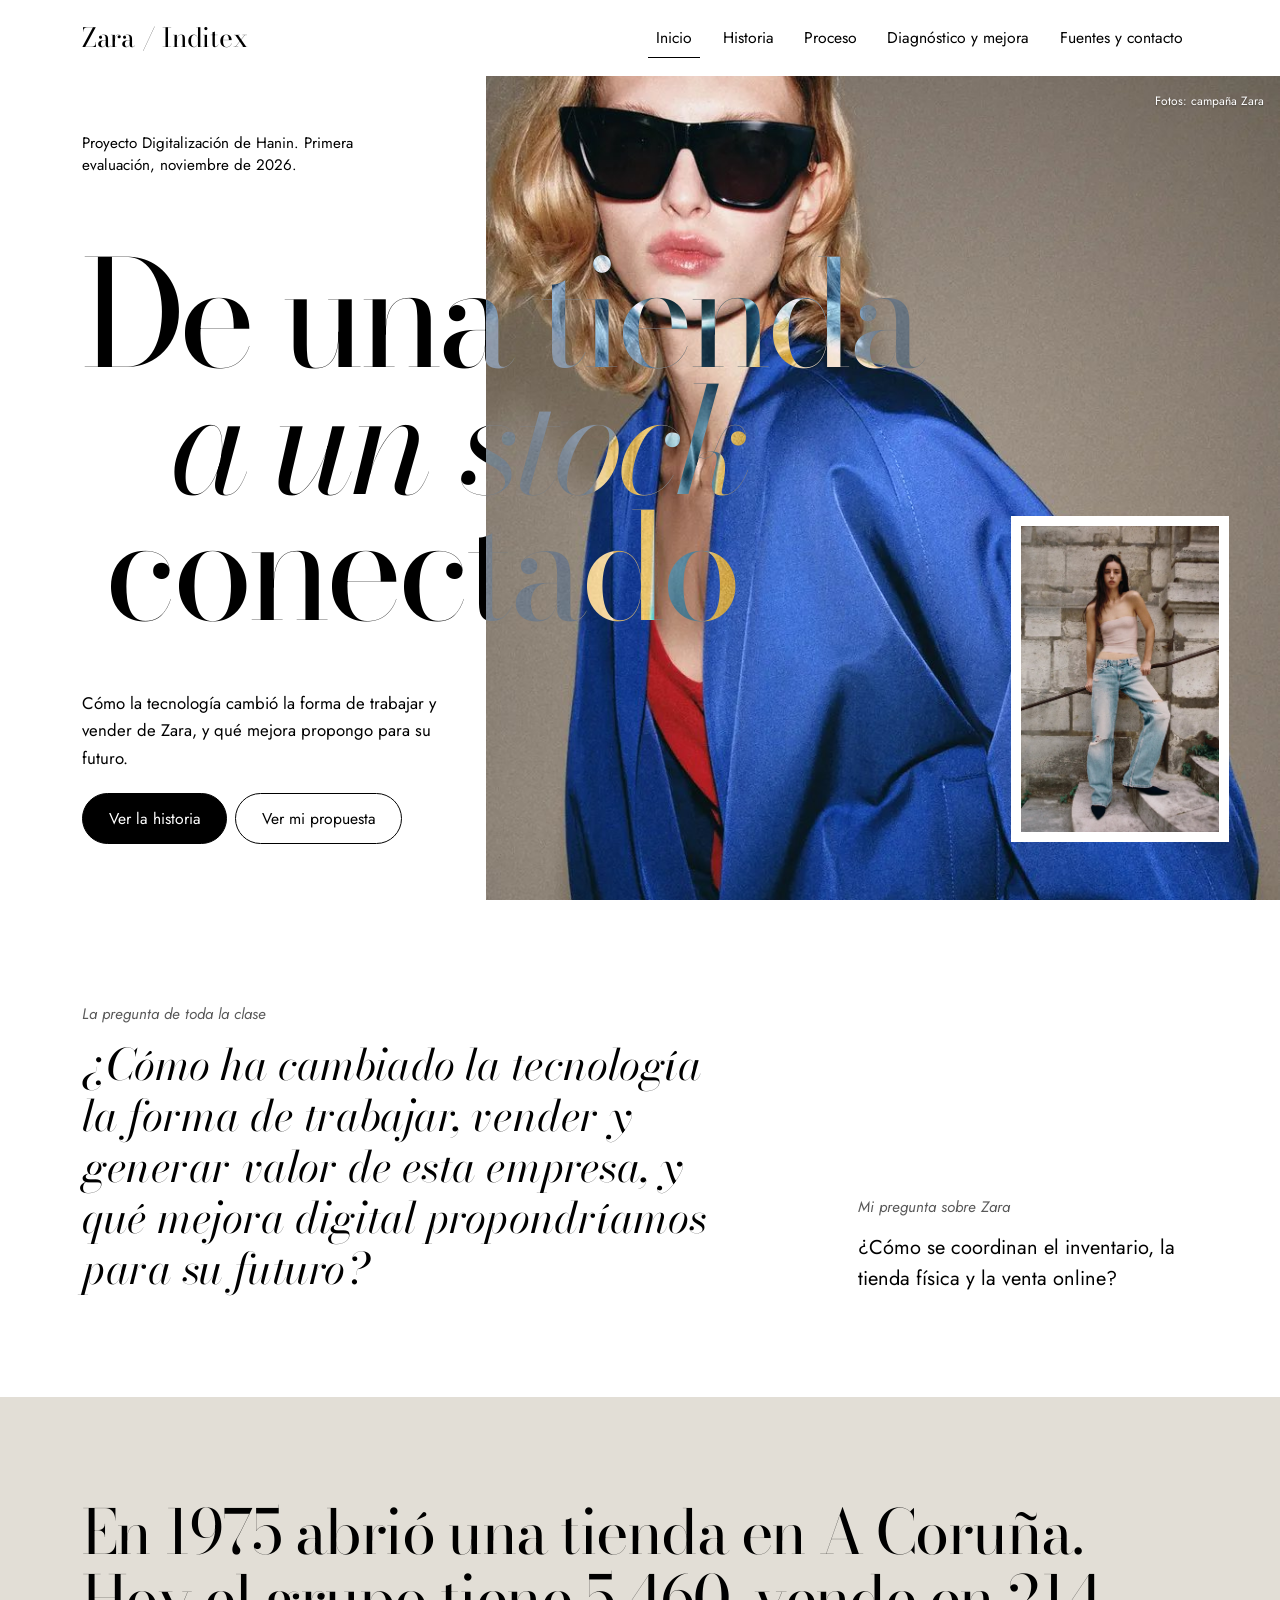
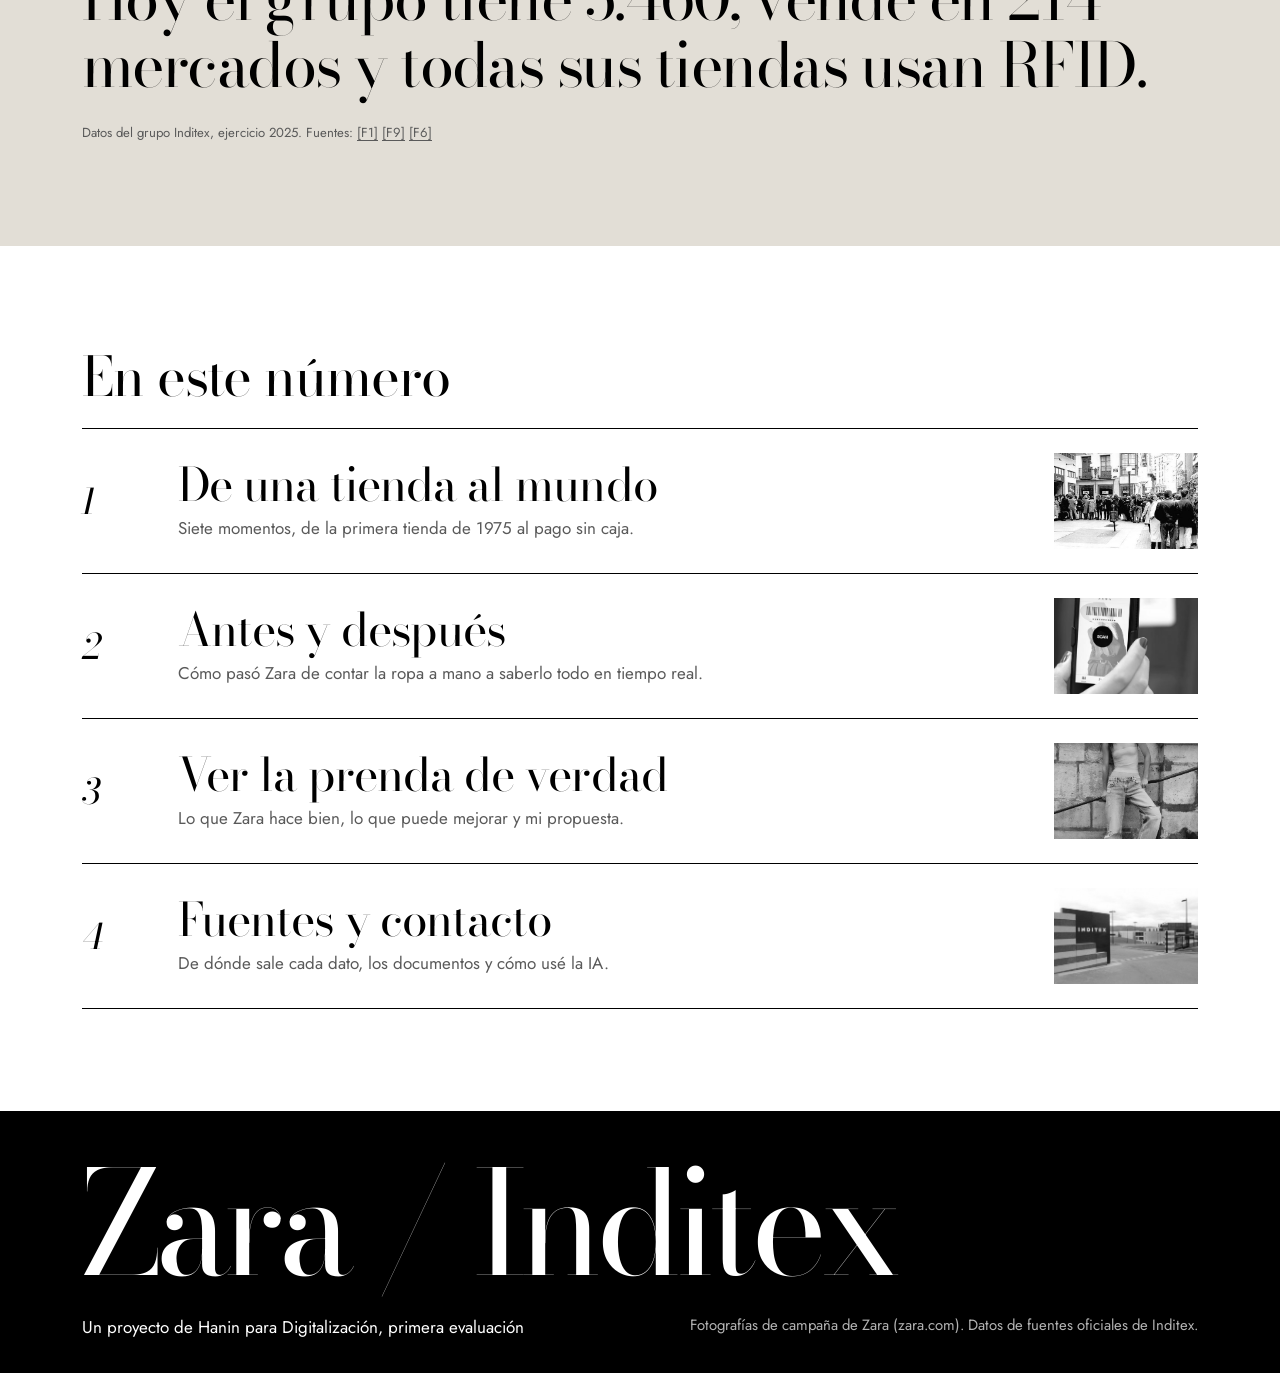
<file: index.html>
<!doctype html>
<html lang="es">
<head>
  <meta charset="utf-8">
  <meta name="viewport" content="width=device-width, initial-scale=1">
  <meta name="description" content="Proyecto de Hanin sobre la evolución digital de Zara / Inditex y una propuesta de mejora.">
  <title>Inicio | Zara / Inditex, un proyecto de Hanin</title>
  <!-- Primero Bootstrap, después las tipografías y los estilos del proyecto. -->
  <link href="https://cdn.jsdelivr.net/npm/bootstrap@5.3.9/dist/css/bootstrap.min.css"
        rel="stylesheet" integrity="sha384-yEPZ7jP9S0QKiUQ0m3jjsO4ProIW7wvR9gXkI7JOGa2XVsw53Yke2bsdkBbjmmiX"
        crossorigin="anonymous">
  <link rel="preconnect" href="https://fonts.googleapis.com">
  <link rel="preconnect" href="https://fonts.gstatic.com" crossorigin>
  <link href="https://fonts.googleapis.com/css2?family=Bodoni+Moda:ital,opsz,wght@0,6..96,400;0,6..96,500;1,6..96,400&family=Jost:wght@400;500&display=swap" rel="stylesheet">
  <link rel="stylesheet" href="css/style.css">
  <script>document.documentElement.classList.add("js");</script>
</head>
<body class="d-flex flex-column min-vh-100">
  <a class="visually-hidden-focusable skip-link" href="#contenido">Saltar al contenido</a>

  <!-- Navegación común. Bootstrap controla el menú plegable en móviles. -->
  <nav class="navbar navbar-expand-lg fixed-top site-nav" aria-label="Navegación principal">
    <div class="container">
      <a class="navbar-brand brand" href="index.html">Zara / Inditex</a>
      <button class="navbar-toggler" type="button" data-bs-toggle="collapse"
              data-bs-target="#menuPrincipal" aria-controls="menuPrincipal"
              aria-expanded="false" aria-label="Mostrar u ocultar la navegación">
        <span class="navbar-toggler-icon"></span>
      </button>
      <div class="collapse navbar-collapse" id="menuPrincipal">
        <ul class="navbar-nav ms-auto">
          <li class="nav-item"><a class="nav-link active" href="index.html" aria-current="page">Inicio</a></li>
          <li class="nav-item"><a class="nav-link" href="historia.html">Historia</a></li>
          <li class="nav-item"><a class="nav-link" href="proceso.html">Proceso</a></li>
          <li class="nav-item"><a class="nav-link" href="diagnostico.html">Diagnóstico y mejora</a></li>
          <li class="nav-item"><a class="nav-link" href="contacto.html">Fuentes y contacto</a></li>
        </ul>
      </div>
    </div>
  </nav>

  <main id="contenido" tabindex="-1">
    <!-- Portada tipo revista: el título se invierte al pasar sobre la foto. -->
    <section class="cover" aria-labelledby="titulo-inicio">
      <figure class="cover-photo">
        <img src="img/campana-chaqueta.jpg" width="850" height="1275"
             alt="Modelo con gafas de sol y una chaqueta azul cobalto amplia, foto de campaña de Zara">
      </figure>
      <figure class="cover-inset">
        <img src="img/campana-vaqueros.jpg" width="850" height="1275"
             alt="Modelo con top rosa y vaqueros anchos en unas escaleras de piedra, foto de campaña de Zara">
      </figure>
      <span class="cover-credit">Fotos: campaña Zara</span>
      <div class="container cover-content">
        <p class="cover-issue">Proyecto Digitalización de Hanin. Primera evaluación, noviembre de 2026.</p>
        <h1 id="titulo-inicio" class="cover-title">
          <span class="line">De una tienda</span>
          <span class="line">a un stock</span>
          <span class="line">conectado</span>
        </h1>
        <div class="cover-foot">
          <p>Cómo la tecnología cambió la forma de trabajar y vender de Zara, y qué mejora propongo para su futuro.</p>
          <div class="d-flex flex-wrap gap-2">
            <a class="btn btn-accent" href="historia.html">Ver la historia</a>
            <a class="btn btn-outline" href="diagnostico.html">Ver mi propuesta</a>
          </div>
        </div>
      </div>
    </section>

    <!-- Las dos preguntas del proyecto. -->
    <section class="section-space" aria-labelledby="titulo-preguntas">
      <div class="container">
        <h2 id="titulo-preguntas" class="visually-hidden">Preguntas del proyecto</h2>
        <div class="row g-5">
          <div class="col-lg-7">
            <p class="kicker">La pregunta de toda la clase</p>
            <p class="quote mb-0">¿Cómo ha cambiado la tecnología la forma de trabajar, vender y generar valor de esta empresa,
              y qué mejora digital propondríamos para su futuro?</p>
          </div>
          <div class="col-lg-4 offset-lg-1 align-self-end">
            <p class="kicker">Mi pregunta sobre Zara</p>
            <p class="intro mb-0">¿Cómo se coordinan el inventario, la tienda física y la venta online?</p>
          </div>
        </div>
      </div>
    </section>

    <!-- Las cifras, contadas como una frase. -->
    <section class="section-space band-stone" aria-labelledby="titulo-cifras">
      <div class="container">
        <h2 id="titulo-cifras" class="visually-hidden">Zara en cifras</h2>
        <p class="statement">En 1975 abrió una tienda en A Coruña. Hoy el grupo tiene 5.460, vende en 214 mercados
          y todas sus tiendas usan RFID.</p>
        <p class="src mt-4 mb-0">Datos del grupo Inditex, ejercicio 2025. Fuentes: <a href="https://www.inditex.com/es/quienes-somos/nuestra-historia" target="_blank" rel="noopener" title="Inditex – Nuestra historia (web corporativa)">[F1]</a> <a href="https://www.inditex.com/itxcomweb/api/media/1da2c9d1-dbca-49fb-9563-982a8a27fae6/INDITEXFullYear2025.pdf" target="_blank" rel="noopener" title="Inditex – FY2025 Results (1 feb 2025 – 31 ene 2026), PDF oficial">[F9]</a> <a href="https://www.inditex.com/itxcomweb/us/es/prensa/detalle-noticias/586b577b-077a-49f2-8fff-f6065aa34468/inditex-logra-superar-los-1100-millones-de-euros-de-beneficio" target="_blank" rel="noopener" title="Inditex – Resultados del ejercicio 2020: «Inditex logra superar los 1.100 millones de euros de beneficio»">[F6]</a></p>
      </div>
    </section>

    <!-- Índice de la web, como el sumario de una revista. -->
    <section class="section-space" aria-labelledby="titulo-numero">
      <div class="container">
        <h2 id="titulo-numero" class="section-title">En este número</h2>
        <ol class="issue-list">
          <li>
            <a href="historia.html">
              <span class="issue-num">1</span>
              <span><span class="issue-name">De una tienda al mundo</span><span class="issue-desc">Siete momentos, de la primera tienda de 1975 al pago sin caja.</span></span>
              <img src="img/tienda-antigua.jpg" alt="" loading="lazy">
            </a>
          </li>
          <li>
            <a href="proceso.html">
              <span class="issue-num">2</span>
              <span><span class="issue-name">Antes y después</span><span class="issue-desc">Cómo pasó Zara de contar la ropa a mano a saberlo todo en tiempo real.</span></span>
              <img src="img/app-zara.jpg" alt="" loading="lazy">
            </a>
          </li>
          <li>
            <a href="diagnostico.html">
              <span class="issue-num">3</span>
              <span><span class="issue-name">Ver la prenda de verdad</span><span class="issue-desc">Lo que Zara hace bien, lo que puede mejorar y mi propuesta.</span></span>
              <img src="img/campana-vaqueros.jpg" alt="" loading="lazy">
            </a>
          </li>
          <li>
            <a href="contacto.html">
              <span class="issue-num">4</span>
              <span><span class="issue-name">Fuentes y contacto</span><span class="issue-desc">De dónde sale cada dato, los documentos y cómo usé la IA.</span></span>
              <img src="img/sede-arteixo.jpg" alt="" loading="lazy">
            </a>
          </li>
        </ol>
      </div>
    </section>
  </main>

  <!-- Pie común a todas las páginas. -->
  <footer class="site-footer mt-auto">
    <div class="container">
      <p class="footer-mark" aria-hidden="true">Zara / Inditex</p>
      <div class="d-flex flex-wrap justify-content-between gap-2">
        <span>Un proyecto de Hanin para Digitalización, primera evaluación</span>
        <small>Fotografías de campaña de Zara (zara.com). Datos de fuentes oficiales de Inditex.</small>
      </div>
    </div>
  </footer>

  <script src="https://cdn.jsdelivr.net/npm/bootstrap@5.3.9/dist/js/bootstrap.bundle.min.js"
          integrity="sha384-WyOxWvTyr1QaMPfiPJSv76iReVthorl5uWlFtZPyK0IEB0hGzo9y5Bp9mYanr8Bu"
          crossorigin="anonymous"></script>
  <script src="js/animaciones.js"></script>
</body>
</html>
</file>
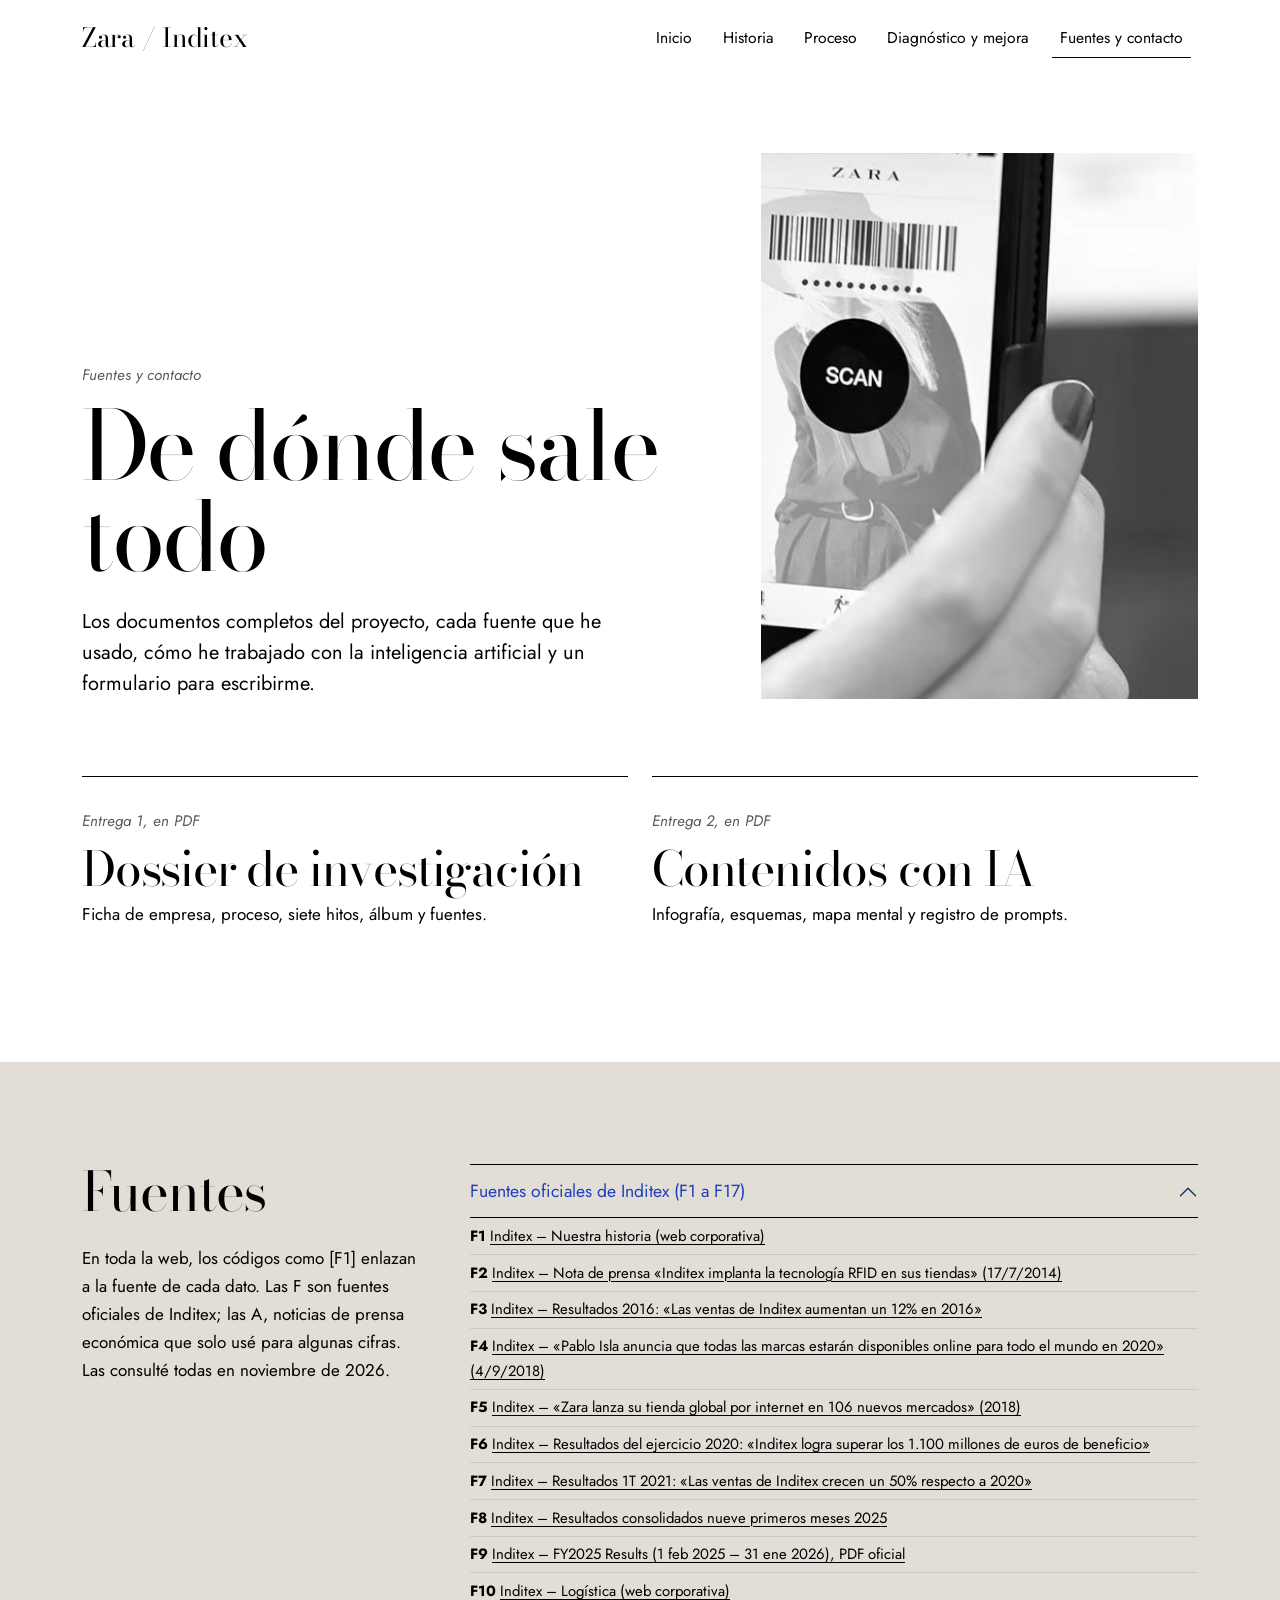
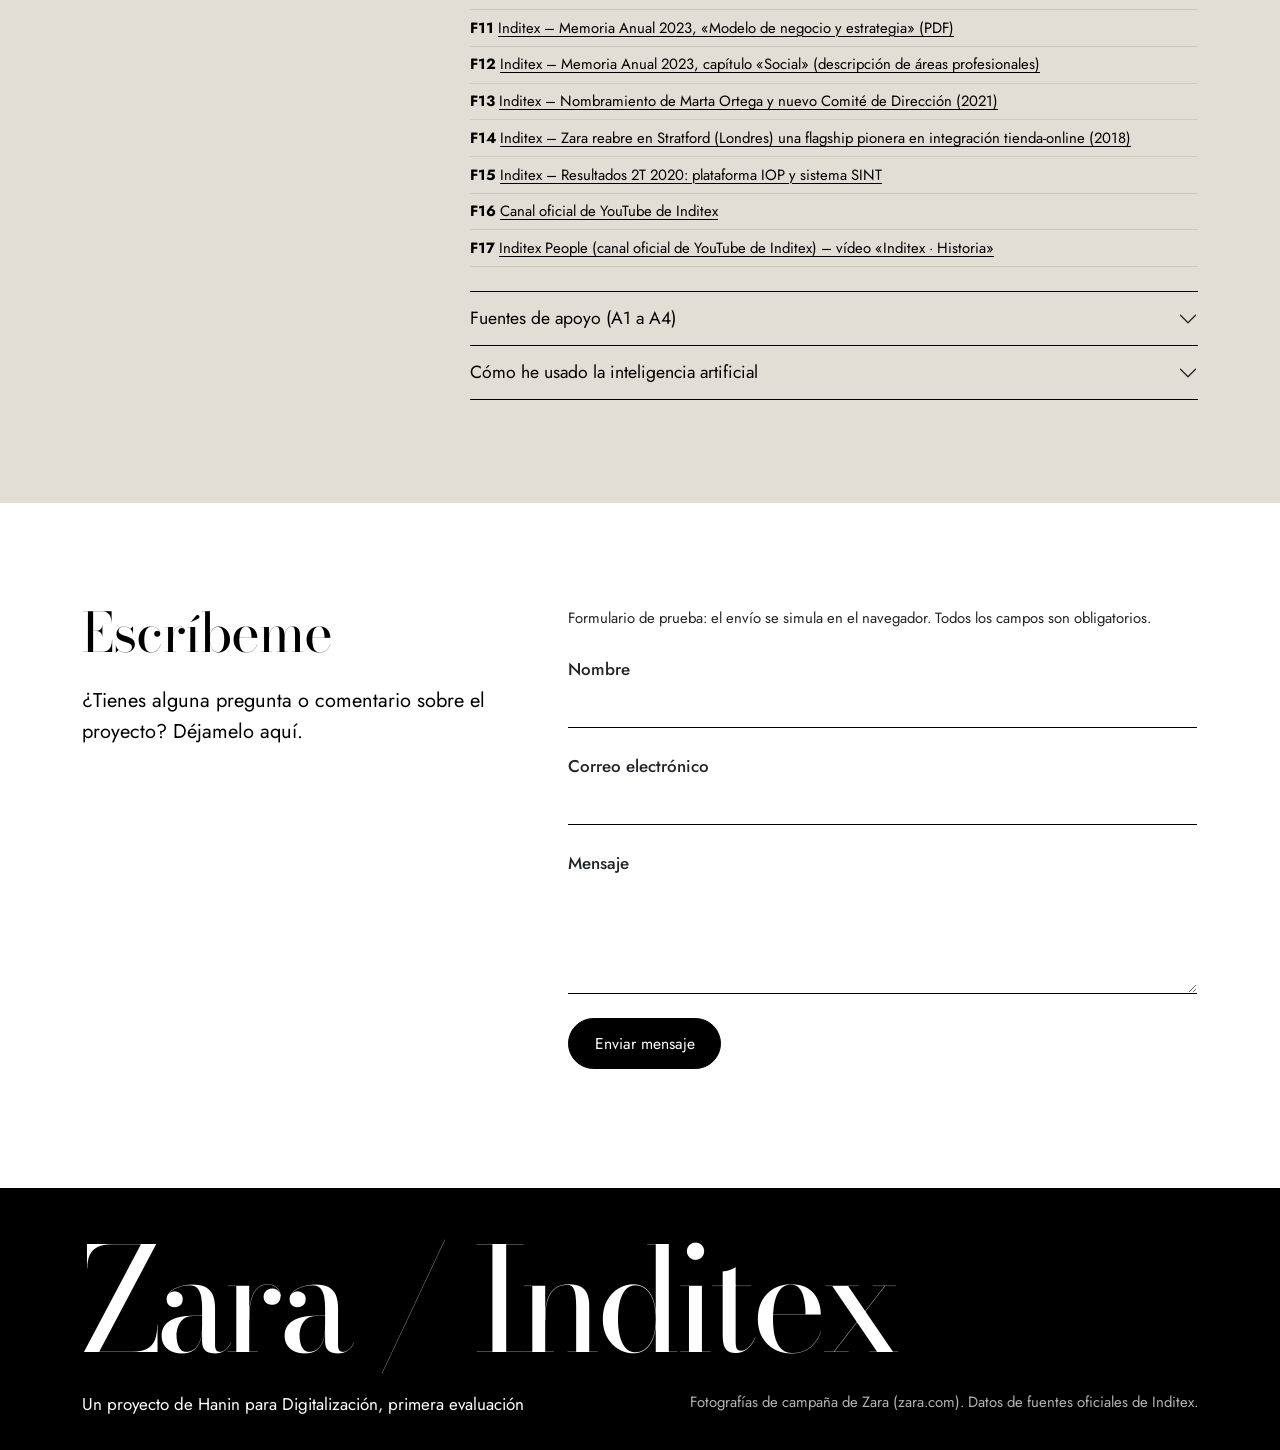
<file: contacto.html>
<!doctype html>
<html lang="es">
<head>
  <meta charset="utf-8">
  <meta name="viewport" content="width=device-width, initial-scale=1">
  <meta name="description" content="Fuentes, documentos, uso de la IA y contacto del proyecto de Hanin sobre Zara / Inditex.">
  <title>Fuentes y contacto | Zara / Inditex, un proyecto de Hanin</title>
  <!-- Primero Bootstrap, después las tipografías y los estilos del proyecto. -->
  <link href="https://cdn.jsdelivr.net/npm/bootstrap@5.3.9/dist/css/bootstrap.min.css"
        rel="stylesheet" integrity="sha384-yEPZ7jP9S0QKiUQ0m3jjsO4ProIW7wvR9gXkI7JOGa2XVsw53Yke2bsdkBbjmmiX"
        crossorigin="anonymous">
  <link rel="preconnect" href="https://fonts.googleapis.com">
  <link rel="preconnect" href="https://fonts.gstatic.com" crossorigin>
  <link href="https://fonts.googleapis.com/css2?family=Bodoni+Moda:ital,opsz,wght@0,6..96,400;0,6..96,500;1,6..96,400&family=Jost:wght@400;500&display=swap" rel="stylesheet">
  <link rel="stylesheet" href="css/style.css">
  <script>document.documentElement.classList.add("js");</script>
</head>
<body class="d-flex flex-column min-vh-100">
  <a class="visually-hidden-focusable skip-link" href="#contenido">Saltar al contenido</a>

  <!-- Navegación común. Bootstrap controla el menú plegable en móviles. -->
  <nav class="navbar navbar-expand-lg fixed-top site-nav" aria-label="Navegación principal">
    <div class="container">
      <a class="navbar-brand brand" href="index.html">Zara / Inditex</a>
      <button class="navbar-toggler" type="button" data-bs-toggle="collapse"
              data-bs-target="#menuPrincipal" aria-controls="menuPrincipal"
              aria-expanded="false" aria-label="Mostrar u ocultar la navegación">
        <span class="navbar-toggler-icon"></span>
      </button>
      <div class="collapse navbar-collapse" id="menuPrincipal">
        <ul class="navbar-nav ms-auto">
          <li class="nav-item"><a class="nav-link" href="index.html">Inicio</a></li>
          <li class="nav-item"><a class="nav-link" href="historia.html">Historia</a></li>
          <li class="nav-item"><a class="nav-link" href="proceso.html">Proceso</a></li>
          <li class="nav-item"><a class="nav-link" href="diagnostico.html">Diagnóstico y mejora</a></li>
          <li class="nav-item"><a class="nav-link active" href="contacto.html" aria-current="page">Fuentes y contacto</a></li>
        </ul>
      </div>
    </div>
  </nav>

  <main id="contenido" tabindex="-1">
    <header class="spread">
      <div class="container">
        <div class="row align-items-end g-4 g-lg-5">
          <div class="col-lg-7">
            <p class="kicker">Fuentes y contacto</p>
            <h1 class="page-title">De dónde sale todo</h1>
            <p class="intro mb-0">Los documentos completos del proyecto, cada fuente que he usado, cómo he trabajado con la inteligencia artificial y un formulario para escribirme.</p>
          </div>
          <div class="col-lg-5">
            <figure class="spread-photo">
              <img src="img/app-zara.jpg" alt="Móvil con la app de Zara escaneando una prenda">
            </figure>
          </div>
        </div>
      </div>
    </header>

    <section class="section-space pt-0" aria-labelledby="titulo-docs">
      <div class="container">
        <h2 id="titulo-docs" class="visually-hidden">Documentos del proyecto</h2>
        <div class="row g-4">
          <div class="col-md-6">
            <a class="doc-link" href="docs/hanin_Inditex.pdf" target="_blank" rel="noopener">
              <span class="kicker d-block">Entrega 1, en PDF</span>
              <span class="display">Dossier de investigación</span>
              <span class="d-block mt-2">Ficha de empresa, proceso, siete hitos, álbum y fuentes.</span>
            </a>
          </div>
          <div class="col-md-6">
            <a class="doc-link" href="docs/hanin_Inditex_Entrega2.pdf" target="_blank" rel="noopener">
              <span class="kicker d-block">Entrega 2, en PDF</span>
              <span class="display">Contenidos con IA</span>
              <span class="d-block mt-2">Infografía, esquemas, mapa mental y registro de prompts.</span>
            </a>
          </div>
        </div>
      </div>
    </section>

    <section class="section-space band-stone" aria-labelledby="titulo-fuentes">
      <div class="container">
        <div class="row g-5">
          <div class="col-lg-4">
            <h2 id="titulo-fuentes" class="section-title">Fuentes</h2>
            <p>En toda la web, los códigos como [F1] enlazan a la fuente de cada dato. Las F son fuentes oficiales de
              Inditex; las A, noticias de prensa económica que solo usé para algunas cifras. Las consulté todas en
              noviembre de 2026.</p>
          </div>
          <div class="col-lg-8">
            <div class="accordion service-accordion" id="acordeonFuentes">
              <div class="accordion-item">
                <h3 class="accordion-header">
                  <button class="accordion-button" type="button" data-bs-toggle="collapse"
                          data-bs-target="#oficiales" aria-expanded="true" aria-controls="oficiales">
                    Fuentes oficiales de Inditex (F1 a F17)
                  </button>
                </h3>
                <div id="oficiales" class="accordion-collapse collapse show" data-bs-parent="#acordeonFuentes">
                  <div class="accordion-body ps-0">
                    <ul class="list-unstyled small mb-0 source-list">
                    <li><strong>F1</strong> <a href="https://www.inditex.com/es/quienes-somos/nuestra-historia" target="_blank" rel="noopener">Inditex – Nuestra historia (web corporativa)</a></li>
                    <li><strong>F2</strong> <a href="https://www.inditex.com/itxcomweb/tf/es/prensa/detalle-noticias/7f71fd36-94ec-45fa-a2e6-6837b63f2903/inditex-implanta-la-tecnologa-rfid-en-sus-tiendas" target="_blank" rel="noopener">Inditex – Nota de prensa «Inditex implanta la tecnología RFID en sus tiendas» (17/7/2014)</a></li>
                    <li><strong>F3</strong> <a href="https://www.inditex.com/itxcomweb/by/es/prensa/detalle-noticias/72c82815-d764-48b2-a0cb-c1d2058d2bdd/las-ventas-de-inditex-aumentan-un-12-en-2016-hasta-23311-millones-de-euros" target="_blank" rel="noopener">Inditex – Resultados 2016: «Las ventas de Inditex aumentan un 12% en 2016»</a></li>
                    <li><strong>F4</strong> <a href="https://www.inditex.com/itxcomweb/es/es/prensa/detalle-noticias/82292174-453e-48af-94ae-d7fee757a597/pablo-isla-anuncia-que-todas-las-marcas-de-inditex-estarn-disponibles-online-para-todo-el-mundo-en-2020" target="_blank" rel="noopener">Inditex – «Pablo Isla anuncia que todas las marcas estarán disponibles online para todo el mundo en 2020» (4/9/2018)</a></li>
                    <li><strong>F5</strong> <a href="https://www.inditex.com/itxcomweb/es/es/prensa/detalle-noticias/e7b40240-7f4b-4141-b273-f5a37741172b/zara-lanza-su-tienda-global-por-internet-en-106-nuevos-mercados" target="_blank" rel="noopener">Inditex – «Zara lanza su tienda global por internet en 106 nuevos mercados» (2018)</a></li>
                    <li><strong>F6</strong> <a href="https://www.inditex.com/itxcomweb/us/es/prensa/detalle-noticias/586b577b-077a-49f2-8fff-f6065aa34468/inditex-logra-superar-los-1100-millones-de-euros-de-beneficio" target="_blank" rel="noopener">Inditex – Resultados del ejercicio 2020: «Inditex logra superar los 1.100 millones de euros de beneficio»</a></li>
                    <li><strong>F7</strong> <a href="https://www.inditex.com/itxcomweb/es/es/prensa/detalle-noticias/db9940f2-7ccb-4909-b3df-6d838bec2f4d/las-ventas-de-inditex-crecen-un-50-respecto-a-2020-y-en-mayo-superan-a-las-de-2019" target="_blank" rel="noopener">Inditex – Resultados 1T 2021: «Las ventas de Inditex crecen un 50% respecto a 2020»</a></li>
                    <li><strong>F8</strong> <a href="https://www.inditex.com/itxcomweb/bq/es/prensa/detalle-noticias/464b3454-3676-469e-8106-2078e38e3435/resultados-consolidados-nueve-primeros-meses-2025" target="_blank" rel="noopener">Inditex – Resultados consolidados nueve primeros meses 2025</a></li>
                    <li><strong>F9</strong> <a href="https://www.inditex.com/itxcomweb/api/media/1da2c9d1-dbca-49fb-9563-982a8a27fae6/INDITEXFullYear2025.pdf" target="_blank" rel="noopener">Inditex – FY2025 Results (1 feb 2025 – 31 ene 2026), PDF oficial</a></li>
                    <li><strong>F10</strong> <a href="https://www.inditex.com/es/un-modelo-sostenible/como-trabajamos/logistica" target="_blank" rel="noopener">Inditex – Logística (web corporativa)</a></li>
                    <li><strong>F11</strong> <a href="https://static.inditex.com/annual_report_2023/es/Estrategia.pdf" target="_blank" rel="noopener">Inditex – Memoria Anual 2023, «Modelo de negocio y estrategia» (PDF)</a></li>
                    <li><strong>F12</strong> <a href="https://static.inditex.com/annual_report_2023/es/Social.pdf" target="_blank" rel="noopener">Inditex – Memoria Anual 2023, capítulo «Social» (descripción de áreas profesionales)</a></li>
                    <li><strong>F13</strong> <a href="https://www.inditex.com/itxcomweb/es/es/prensa/detalle-noticias/82af130d-3711-4a68-99ca-6e56113083e2/el-consejo-de-administracin-de-inditex-acuerda-el-nombramiento-de-marta-ortega-como-presidenta-y-de-scar-garca-maceiras-como-consejero-delegado" target="_blank" rel="noopener">Inditex – Nombramiento de Marta Ortega y nuevo Comité de Dirección (2021)</a></li>
                    <li><strong>F14</strong> <a href="https://www.inditex.com/itxcomweb/us/es/prensa/detalle-noticias/55f79fe7-2529-45d1-827c-d25eec5471f1/notitxstandford" target="_blank" rel="noopener">Inditex – Zara reabre en Stratford (Londres) una flagship pionera en integración tienda-online (2018)</a></li>
                    <li><strong>F15</strong> <a href="https://www.inditex.com/itxcomweb/us/es/prensa/detalle-noticias/329bbe11-50a3-4b1b-b3d4-b052dc3c4d4b/inditex-regresa-a-beneficios-y-genera-734-millones-de-caja-neta-en-el-segundo-trimestre" target="_blank" rel="noopener">Inditex – Resultados 2T 2020: plataforma IOP y sistema SINT</a></li>
                    <li><strong>F16</strong> <a href="https://www.youtube.com/inditex" target="_blank" rel="noopener">Canal oficial de YouTube de Inditex</a></li>
                    <li><strong>F17</strong> <a href="https://youtu.be/nKeW42cGls8" target="_blank" rel="noopener">Inditex People (canal oficial de YouTube de Inditex) – vídeo «Inditex · Historia»</a></li>
                    </ul>
                  </div>
                </div>
              </div>
              <div class="accordion-item">
                <h3 class="accordion-header">
                  <button class="accordion-button collapsed" type="button" data-bs-toggle="collapse"
                          data-bs-target="#apoyo" aria-expanded="false" aria-controls="apoyo">
                    Fuentes de apoyo (A1 a A4)
                  </button>
                </h3>
                <div id="apoyo" class="accordion-collapse collapse" data-bs-parent="#acordeonFuentes">
                  <div class="accordion-body ps-0">
                    <ul class="list-unstyled small mb-0 source-list">
                    <li><strong>A1</strong> <a href="https://www.modaes.com/empresas/inditex-mantiene-su-nuevo-ritmo-crece-un-32-y-gana-un-6-mas-en-2025" target="_blank" rel="noopener">Modaes – Resultados Inditex 2025 (tiendas, aperturas)</a></li>
                    <li><strong>A2</strong> <a href="https://fashionunited.es/noticias/empresas/inditex-cierra-2024-creciendo-a-un-solo-digito-y-alcanzando-nuevos-maximos-historicos-en-ventas-y-beneficios/2025031245311" target="_blank" rel="noopener">FashionUnited – Inditex cierra 2024 (ventas por regiones)</a></li>
                    <li><strong>A3</strong> <a href="https://www.estrategiasdeinversion.com/actualidad/noticias/bolsa-espana/inditex-beneficio-record-de-6220-millones-y-eleva-n-897733" target="_blank" rel="noopener">Estrategias de Inversión – Resultados 2025 (ventas online)</a></li>
                    <li><strong>A4</strong> <a href="https://www.merca2.es/2026/03/16/zara-tiendas-inditex-lefties-2360177/" target="_blank" rel="noopener">Merca2 – Tiendas propias y franquiciadas de Inditex 2025</a></li>
                    </ul>
                  </div>
                </div>
              </div>
              <div class="accordion-item">
                <h3 class="accordion-header">
                  <button class="accordion-button collapsed" type="button" data-bs-toggle="collapse"
                          data-bs-target="#ia" aria-expanded="false" aria-controls="ia">
                    Cómo he usado la inteligencia artificial
                  </button>
                </h3>
                <div id="ia" class="accordion-collapse collapse" data-bs-parent="#acordeonFuentes">
                  <div class="accordion-body ps-0">
                    <p><strong>NotebookLM:</strong> le di mi dossier y tres páginas oficiales de Inditex, y le pedí la línea del
                      tiempo, el esquema antes y después, los departamentos y países, y el mapa mental.</p>
                    <p><strong>Claude:</strong> me ayudó a investigar, a diseñar la infografía y los esquemas, y a montar esta web a
                      partir de la plantilla de clase.</p>
                    <p class="mb-0"><strong>Revisión:</strong> comparé todo con mi dossier. Corregí el hito de 2007 y quité la palabra
                      «únicamente» del esquema antes y después. Los prompts completos están en la Entrega 2.</p>
                  </div>
                </div>
              </div>
            </div>
          </div>
        </div>
      </div>
    </section>

    <section class="contact-section section-space" aria-labelledby="titulo-contacto">
      <div class="container">
        <div class="row g-5">
          <div class="col-lg-5">
            <h2 id="titulo-contacto" class="section-title">Escríbeme</h2>
            <p class="intro mb-0">¿Tienes alguna pregunta o comentario sobre el proyecto? Déjamelo aquí.</p>
          </div>
          <div class="col-lg-7">
            <div class="card contact-card">
              <div class="card-body p-0">
                <p id="aviso-demo" class="small mb-4">
                  Formulario de prueba: el envío se simula en el navegador. Todos los campos son obligatorios.
                </p>

                <!-- El script habilita el formulario tras registrar el envío de prueba. -->
                <form id="formularioContacto" method="post" aria-describedby="aviso-demo">
                  <fieldset disabled>
                    <legend class="visually-hidden">Datos del mensaje</legend>
                    <div class="mb-4">
                      <label class="form-label" for="nombre">Nombre</label>
                      <input class="form-control" type="text" id="nombre" name="nombre"
                             autocomplete="name" pattern=".*\S.*" required>
                    </div>
                    <div class="mb-4">
                      <label class="form-label" for="email">Correo electrónico</label>
                      <input class="form-control" type="email" id="email" name="email"
                             autocomplete="email" required>
                    </div>
                    <div class="mb-4">
                      <label class="form-label" for="mensaje">Mensaje</label>
                      <textarea class="form-control" id="mensaje" name="mensaje" rows="4" required></textarea>
                    </div>
                    <button class="btn btn-accent" type="submit">Enviar mensaje</button>
                  </fieldset>
                  <p id="estadoFormulario" class="mt-3 mb-0" role="status"></p>
                </form>
                <noscript><p class="mt-3 mb-0">Activa JavaScript para probar el formulario.</p></noscript>
              </div>
            </div>
          </div>
        </div>
      </div>
    </section>
  </main>

  <!-- Pie común a todas las páginas. -->
  <footer class="site-footer mt-auto">
    <div class="container">
      <p class="footer-mark" aria-hidden="true">Zara / Inditex</p>
      <div class="d-flex flex-wrap justify-content-between gap-2">
        <span>Un proyecto de Hanin para Digitalización, primera evaluación</span>
        <small>Fotografías de campaña de Zara (zara.com). Datos de fuentes oficiales de Inditex.</small>
      </div>
    </div>
  </footer>

  <script src="https://cdn.jsdelivr.net/npm/bootstrap@5.3.9/dist/js/bootstrap.bundle.min.js"
          integrity="sha384-WyOxWvTyr1QaMPfiPJSv76iReVthorl5uWlFtZPyK0IEB0hGzo9y5Bp9mYanr8Bu"
          crossorigin="anonymous"></script>
  <script src="js/animaciones.js"></script>
  <script src="js/script.js"></script>
</body>
</html>
</file>
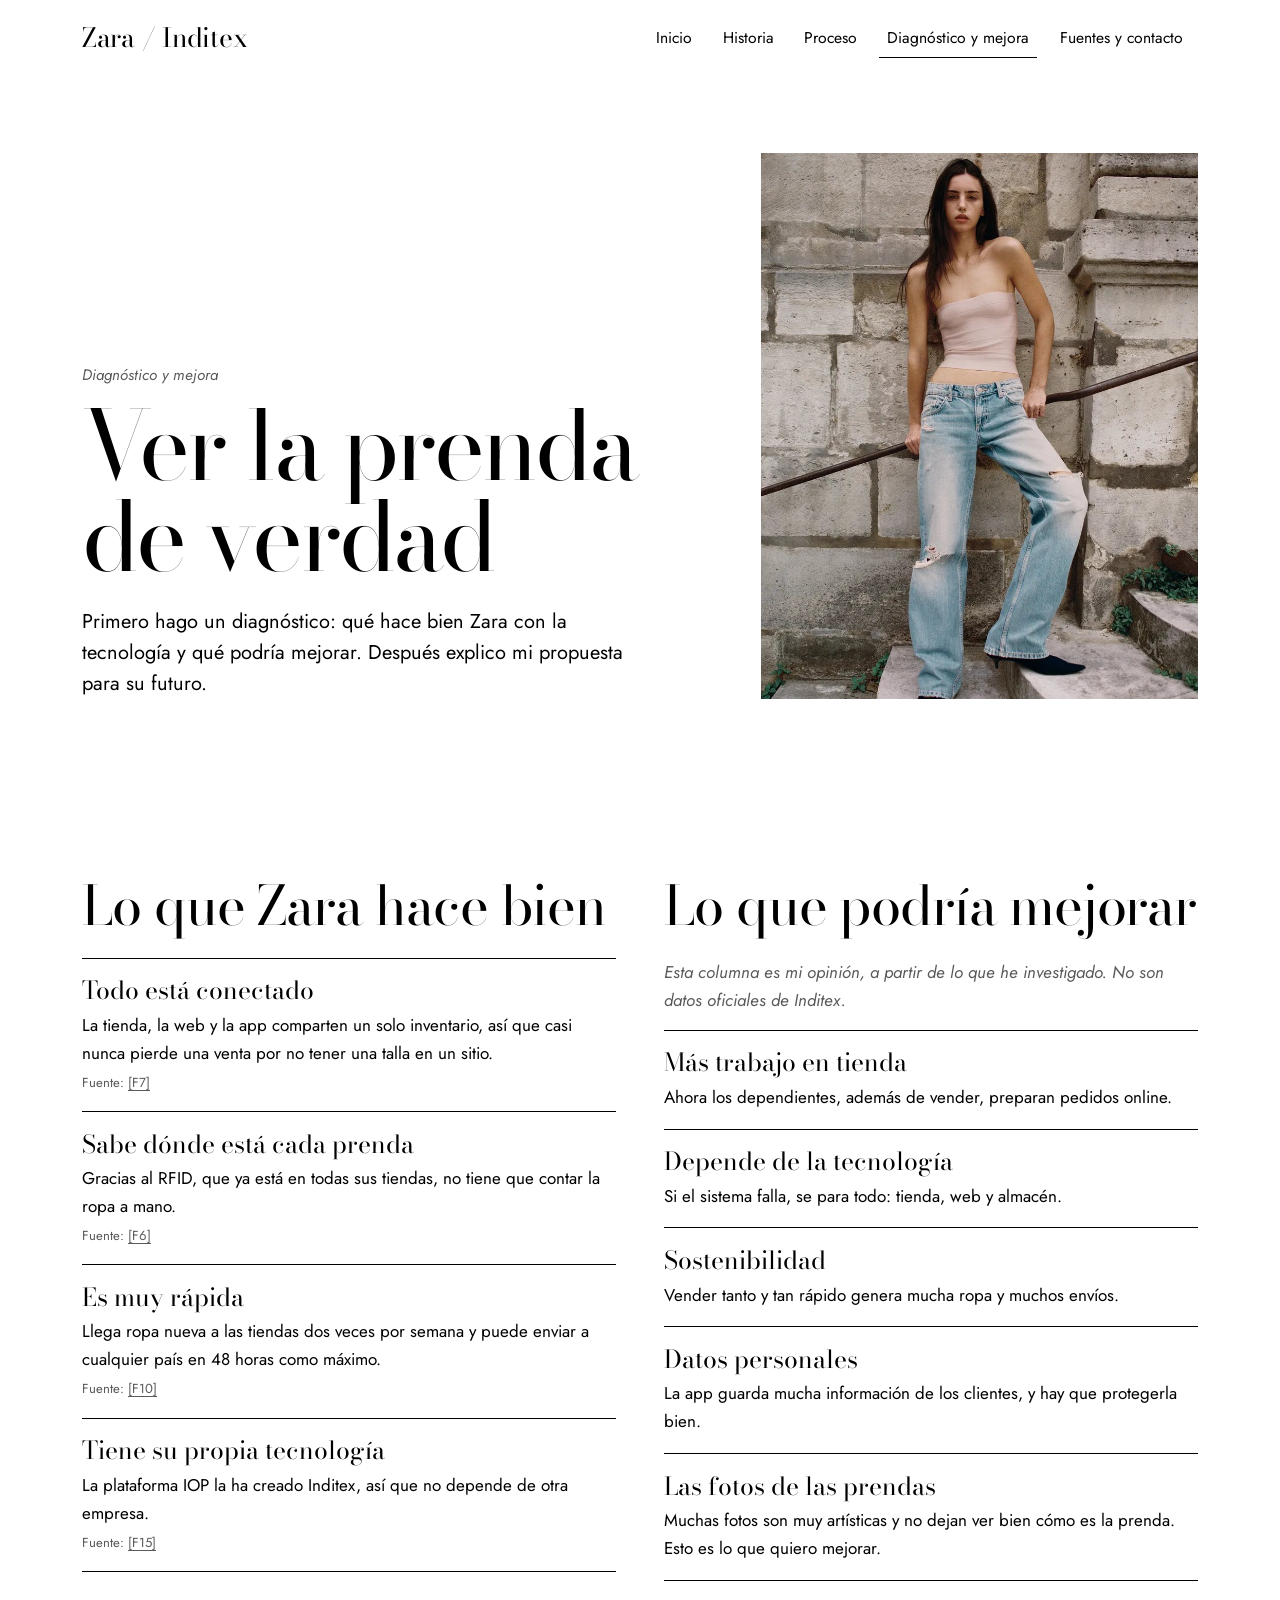
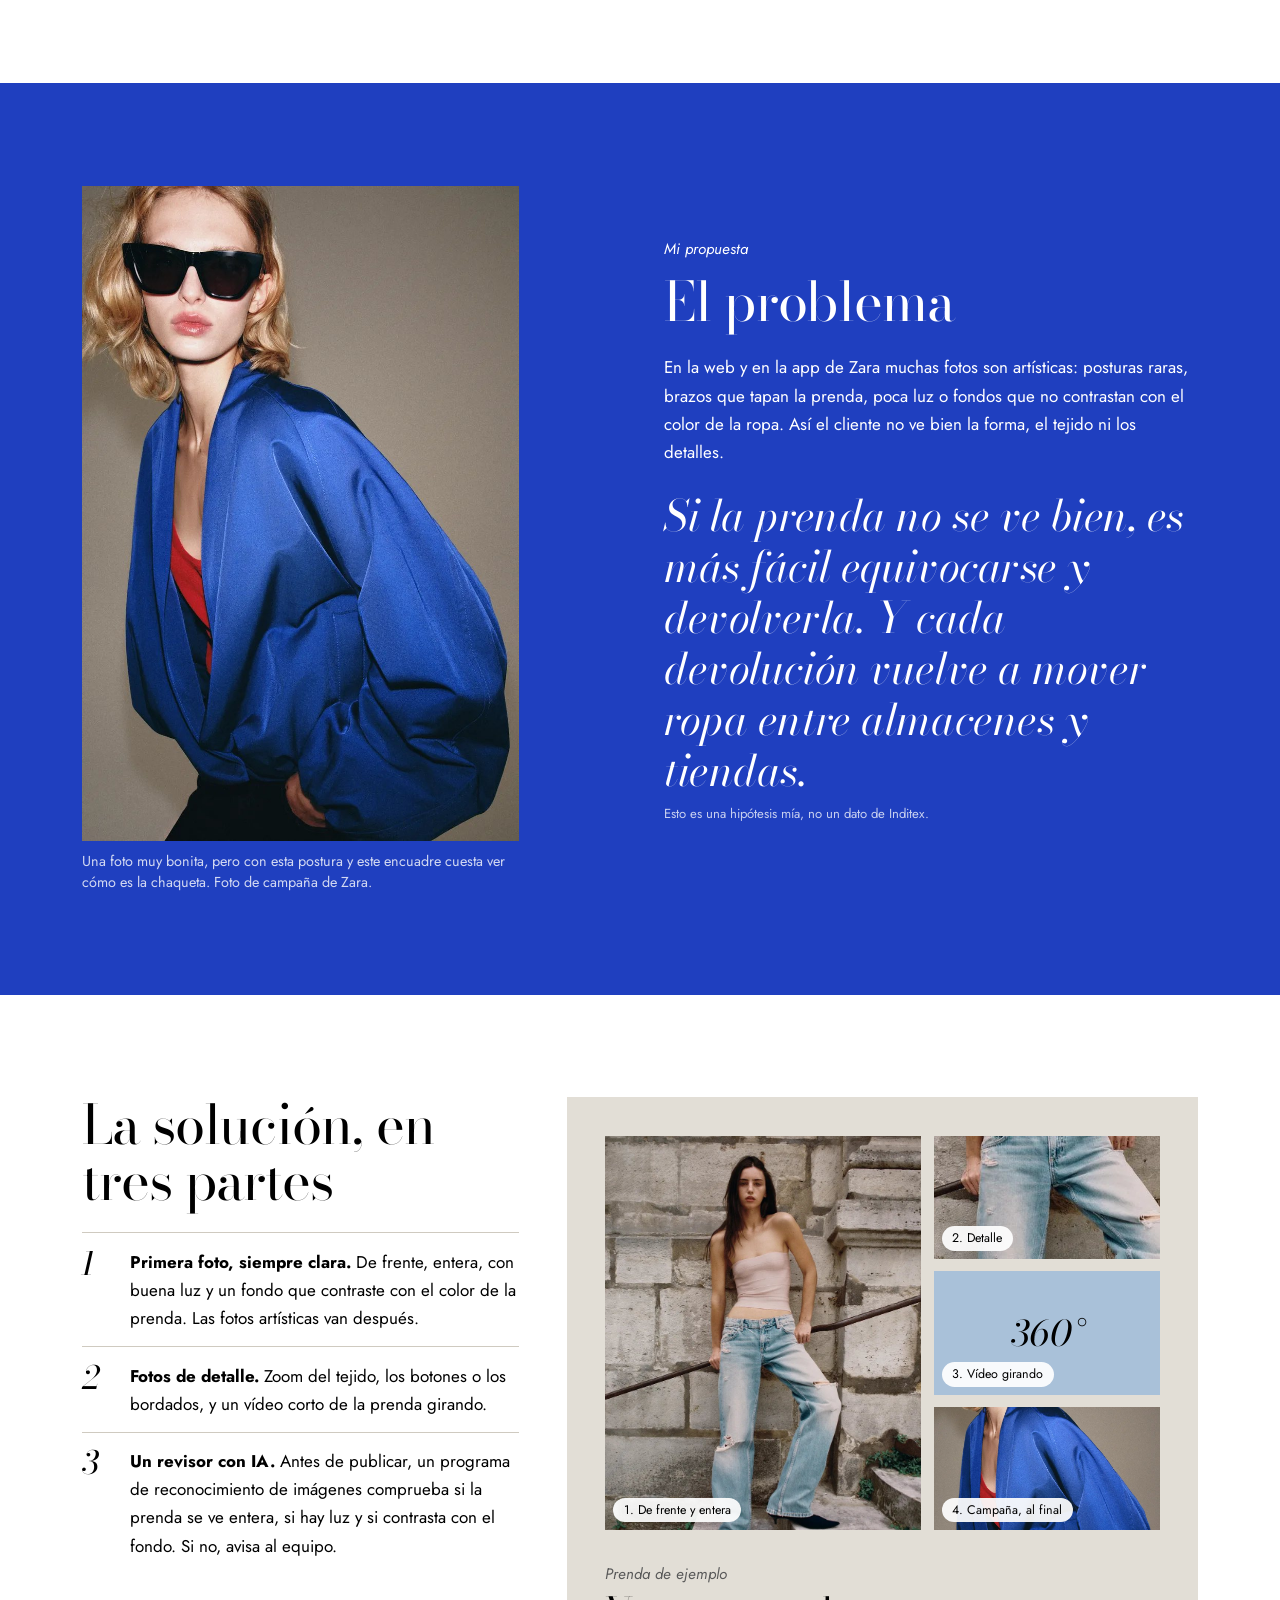
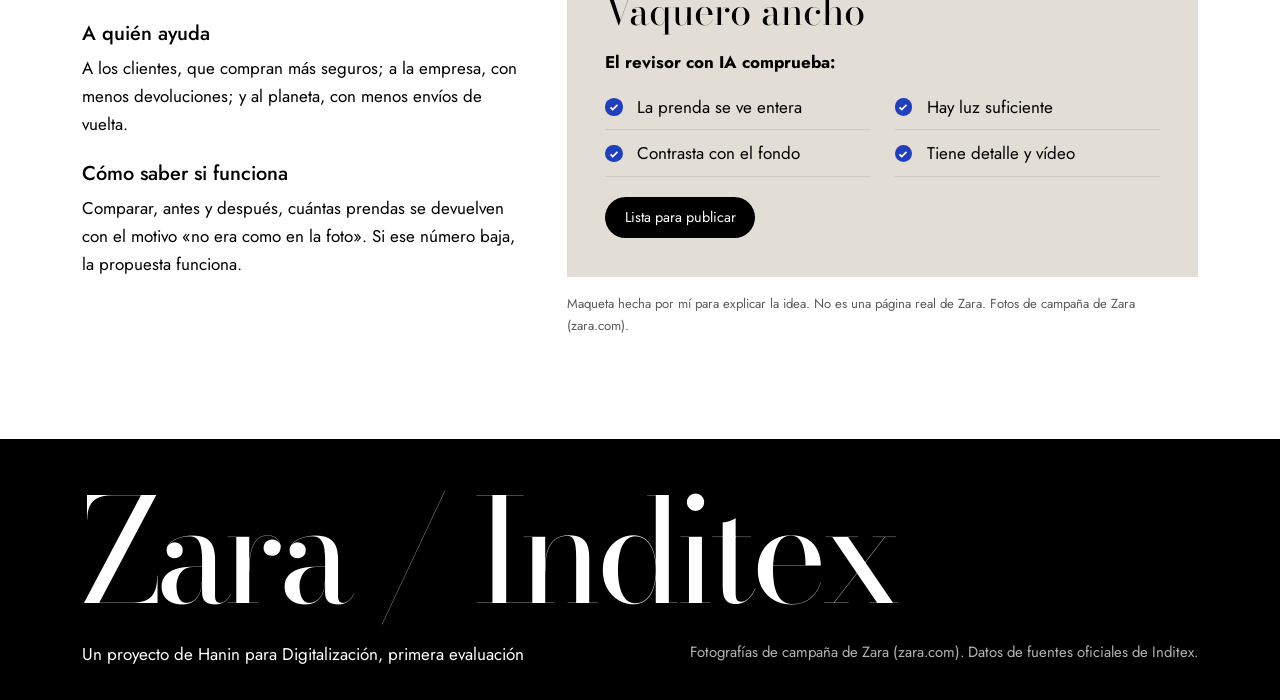
<file: diagnostico.html>
<!doctype html>
<html lang="es">
<head>
  <meta charset="utf-8">
  <meta name="viewport" content="width=device-width, initial-scale=1">
  <meta name="description" content="Diagnóstico de la tecnología de Zara y propuesta de mejora digital para las fotos de producto.">
  <title>Diagnóstico y mejora | Zara / Inditex, un proyecto de Hanin</title>
  <!-- Primero Bootstrap, después las tipografías y los estilos del proyecto. -->
  <link href="https://cdn.jsdelivr.net/npm/bootstrap@5.3.9/dist/css/bootstrap.min.css"
        rel="stylesheet" integrity="sha384-yEPZ7jP9S0QKiUQ0m3jjsO4ProIW7wvR9gXkI7JOGa2XVsw53Yke2bsdkBbjmmiX"
        crossorigin="anonymous">
  <link rel="preconnect" href="https://fonts.googleapis.com">
  <link rel="preconnect" href="https://fonts.gstatic.com" crossorigin>
  <link href="https://fonts.googleapis.com/css2?family=Bodoni+Moda:ital,opsz,wght@0,6..96,400;0,6..96,500;1,6..96,400&family=Jost:wght@400;500&display=swap" rel="stylesheet">
  <link rel="stylesheet" href="css/style.css">
  <script>document.documentElement.classList.add("js");</script>
</head>
<body class="d-flex flex-column min-vh-100">
  <a class="visually-hidden-focusable skip-link" href="#contenido">Saltar al contenido</a>

  <!-- Navegación común. Bootstrap controla el menú plegable en móviles. -->
  <nav class="navbar navbar-expand-lg fixed-top site-nav" aria-label="Navegación principal">
    <div class="container">
      <a class="navbar-brand brand" href="index.html">Zara / Inditex</a>
      <button class="navbar-toggler" type="button" data-bs-toggle="collapse"
              data-bs-target="#menuPrincipal" aria-controls="menuPrincipal"
              aria-expanded="false" aria-label="Mostrar u ocultar la navegación">
        <span class="navbar-toggler-icon"></span>
      </button>
      <div class="collapse navbar-collapse" id="menuPrincipal">
        <ul class="navbar-nav ms-auto">
          <li class="nav-item"><a class="nav-link" href="index.html">Inicio</a></li>
          <li class="nav-item"><a class="nav-link" href="historia.html">Historia</a></li>
          <li class="nav-item"><a class="nav-link" href="proceso.html">Proceso</a></li>
          <li class="nav-item"><a class="nav-link active" href="diagnostico.html" aria-current="page">Diagnóstico y mejora</a></li>
          <li class="nav-item"><a class="nav-link" href="contacto.html">Fuentes y contacto</a></li>
        </ul>
      </div>
    </div>
  </nav>

  <main id="contenido" tabindex="-1">
    <header class="spread">
      <div class="container">
        <div class="row align-items-end g-4 g-lg-5">
          <div class="col-lg-7">
            <p class="kicker">Diagnóstico y mejora</p>
            <h1 class="page-title">Ver la prenda de verdad</h1>
            <p class="intro mb-0">Primero hago un diagnóstico: qué hace bien Zara con la tecnología y qué podría mejorar. Después explico mi propuesta para su futuro.</p>
          </div>
          <div class="col-lg-5">
            <figure class="spread-photo color">
              <img src="img/campana-vaqueros.jpg" alt="Modelo con vaqueros anchos posando de frente, foto de campaña de Zara">
            </figure>
          </div>
        </div>
      </div>
    </header>

    <section class="section-space" aria-label="Diagnóstico">
      <div class="container">
        <div class="row g-5">
          <div class="col-lg-6">
            <h2 class="section-title">Lo que Zara hace bien</h2>
            <ul class="verdict">
              <li>
                <h3>Todo está conectado</h3>
                <p>La tienda, la web y la app comparten un solo inventario, así que casi nunca pierde una venta por no tener una talla en un sitio.</p>
                <p class="src mb-0">Fuente: <a href="https://www.inditex.com/itxcomweb/es/es/prensa/detalle-noticias/db9940f2-7ccb-4909-b3df-6d838bec2f4d/las-ventas-de-inditex-crecen-un-50-respecto-a-2020-y-en-mayo-superan-a-las-de-2019" target="_blank" rel="noopener" title="Inditex – Resultados 1T 2021: «Las ventas de Inditex crecen un 50% respecto a 2020»">[F7]</a></p>
              </li>
              <li>
                <h3>Sabe dónde está cada prenda</h3>
                <p>Gracias al RFID, que ya está en todas sus tiendas, no tiene que contar la ropa a mano.</p>
                <p class="src mb-0">Fuente: <a href="https://www.inditex.com/itxcomweb/us/es/prensa/detalle-noticias/586b577b-077a-49f2-8fff-f6065aa34468/inditex-logra-superar-los-1100-millones-de-euros-de-beneficio" target="_blank" rel="noopener" title="Inditex – Resultados del ejercicio 2020: «Inditex logra superar los 1.100 millones de euros de beneficio»">[F6]</a></p>
              </li>
              <li>
                <h3>Es muy rápida</h3>
                <p>Llega ropa nueva a las tiendas dos veces por semana y puede enviar a cualquier país en 48 horas como máximo.</p>
                <p class="src mb-0">Fuente: <a href="https://www.inditex.com/es/un-modelo-sostenible/como-trabajamos/logistica" target="_blank" rel="noopener" title="Inditex – Logística (web corporativa)">[F10]</a></p>
              </li>
              <li>
                <h3>Tiene su propia tecnología</h3>
                <p>La plataforma IOP la ha creado Inditex, así que no depende de otra empresa.</p>
                <p class="src mb-0">Fuente: <a href="https://www.inditex.com/itxcomweb/us/es/prensa/detalle-noticias/329bbe11-50a3-4b1b-b3d4-b052dc3c4d4b/inditex-regresa-a-beneficios-y-genera-734-millones-de-caja-neta-en-el-segundo-trimestre" target="_blank" rel="noopener" title="Inditex – Resultados 2T 2020: plataforma IOP y sistema SINT">[F15]</a></p>
              </li>
            </ul>
          </div>
          <div class="col-lg-6">
            <h2 class="section-title">Lo que podría mejorar</h2>
            <p class="opinion">Esta columna es mi opinión, a partir de lo que he investigado. No son datos oficiales de Inditex.</p>
            <ul class="verdict">
              <li>
                <h3>Más trabajo en tienda</h3>
                <p>Ahora los dependientes, además de vender, preparan pedidos online.</p>
              </li>
              <li>
                <h3>Depende de la tecnología</h3>
                <p>Si el sistema falla, se para todo: tienda, web y almacén.</p>
              </li>
              <li>
                <h3>Sostenibilidad</h3>
                <p>Vender tanto y tan rápido genera mucha ropa y muchos envíos.</p>
              </li>
              <li>
                <h3>Datos personales</h3>
                <p>La app guarda mucha información de los clientes, y hay que protegerla bien.</p>
              </li>
              <li>
                <h3>Las fotos de las prendas</h3>
                <p>Muchas fotos son muy artísticas y no dejan ver bien cómo es la prenda. Esto es lo que quiero mejorar.</p>
              </li>
            </ul>
          </div>
        </div>
      </div>
    </section>

    <section class="section-space band-cobalt" aria-labelledby="titulo-propuesta">
      <div class="container">
        <div class="row g-5 align-items-center">
          <div class="col-lg-5">
            <figure class="mb-0">
              <img src="img/campana-chaqueta.jpg" width="850" height="1275" loading="lazy"
                   alt="Foto de campaña de Zara: modelo con una chaqueta azul en una postura que no deja ver la prenda entera">
              <figcaption style="color:rgb(255 255 255 / 80%)">Una foto muy bonita, pero con esta postura y este encuadre cuesta ver cómo es la chaqueta. Foto de campaña de Zara.</figcaption>
            </figure>
          </div>
          <div class="col-lg-6 offset-lg-1">
            <p class="kicker">Mi propuesta</p>
            <h2 id="titulo-propuesta" class="section-title">El problema</h2>
            <p>En la web y en la app de Zara muchas fotos son artísticas: posturas raras, brazos que tapan la prenda, poca
              luz o fondos que no contrastan con el color de la ropa. Así el cliente no ve bien la forma, el tejido ni los detalles.</p>
            <p class="quote mt-4 mb-0">Si la prenda no se ve bien, es más fácil equivocarse y devolverla. Y cada devolución
              vuelve a mover ropa entre almacenes y tiendas.</p>
            <p class="src mt-2">Esto es una hipótesis mía, no un dato de Inditex.</p>
          </div>
        </div>
      </div>
    </section>

    <section class="section-space" aria-labelledby="titulo-solucion">
      <div class="container">
        <div class="row g-5">
          <div class="col-lg-5">
            <h2 id="titulo-solucion" class="section-title">La solución, en tres partes</h2>
            <ol class="steps">
              <li><span><strong>Primera foto, siempre clara.</strong> De frente, entera, con buena luz y un fondo que contraste
                con el color de la prenda. Las fotos artísticas van después.</span></li>
              <li><span><strong>Fotos de detalle.</strong> Zoom del tejido, los botones o los bordados, y un vídeo corto de la
                prenda girando.</span></li>
              <li><span><strong>Un revisor con IA.</strong> Antes de publicar, un programa de reconocimiento de imágenes comprueba
                si la prenda se ve entera, si hay luz y si contrasta con el fondo. Si no, avisa al equipo.</span></li>
            </ol>
            <h3 class="h5 mt-5">A quién ayuda</h3>
            <p>A los clientes, que compran más seguros; a la empresa, con menos devoluciones; y al planeta, con menos envíos de vuelta.</p>
            <h3 class="h5 mt-4">Cómo saber si funciona</h3>
            <p class="mb-0">Comparar, antes y después, cuántas prendas se devuelven con el motivo «no era como en la foto».
              Si ese número baja, la propuesta funciona.</p>
          </div>
          <div class="col-lg-7">
            <!-- Maqueta de la idea: no es una página real de Zara. -->
            <div class="mock band-stone" style="background:var(--stone)">
              <div class="mock-gallery">
                <figure class="mock-main">
                  <img src="img/campana-vaqueros.jpg" alt="Modelo de frente con vaqueros anchos, la prenda se ve entera">
                  <figcaption>1. De frente y entera</figcaption>
                </figure>
                <div class="mock-thumbs">
                  <figure class="mock-zoom">
                    <img src="img/campana-vaqueros.jpg" alt="Detalle ampliado del tejido de los vaqueros">
                    <figcaption>2. Detalle</figcaption>
                  </figure>
                  <figure class="mock-360">
                    <span class="spin" aria-hidden="true">360°</span>
                    <figcaption>3. Vídeo girando</figcaption>
                  </figure>
                  <figure>
                    <img src="img/campana-chaqueta.jpg" alt="Foto de campaña artística con una chaqueta azul">
                    <figcaption>4. Campaña, al final</figcaption>
                  </figure>
                </div>
              </div>
              <div class="mock-check">
                <p class="kicker mb-1">Prenda de ejemplo</p>
                <p class="mock-title">Vaquero ancho</p>
                <p class="mb-2"><strong>El revisor con IA comprueba:</strong></p>
                <ul>
                  <li>La prenda se ve entera</li>
                  <li>Hay luz suficiente</li>
                  <li>Contrasta con el fondo</li>
                  <li>Tiene detalle y vídeo</li>
                </ul>
                <p class="mock-ok">Lista para publicar</p>
              </div>
            </div>
            <p class="src mt-3 mb-0">Maqueta hecha por mí para explicar la idea. No es una página real de Zara. Fotos de campaña de Zara (zara.com).</p>
          </div>
        </div>
      </div>
    </section>
  </main>

  <!-- Pie común a todas las páginas. -->
  <footer class="site-footer mt-auto">
    <div class="container">
      <p class="footer-mark" aria-hidden="true">Zara / Inditex</p>
      <div class="d-flex flex-wrap justify-content-between gap-2">
        <span>Un proyecto de Hanin para Digitalización, primera evaluación</span>
        <small>Fotografías de campaña de Zara (zara.com). Datos de fuentes oficiales de Inditex.</small>
      </div>
    </div>
  </footer>

  <script src="https://cdn.jsdelivr.net/npm/bootstrap@5.3.9/dist/js/bootstrap.bundle.min.js"
          integrity="sha384-WyOxWvTyr1QaMPfiPJSv76iReVthorl5uWlFtZPyK0IEB0hGzo9y5Bp9mYanr8Bu"
          crossorigin="anonymous"></script>
  <script src="js/animaciones.js"></script>
</body>
</html>
</file>
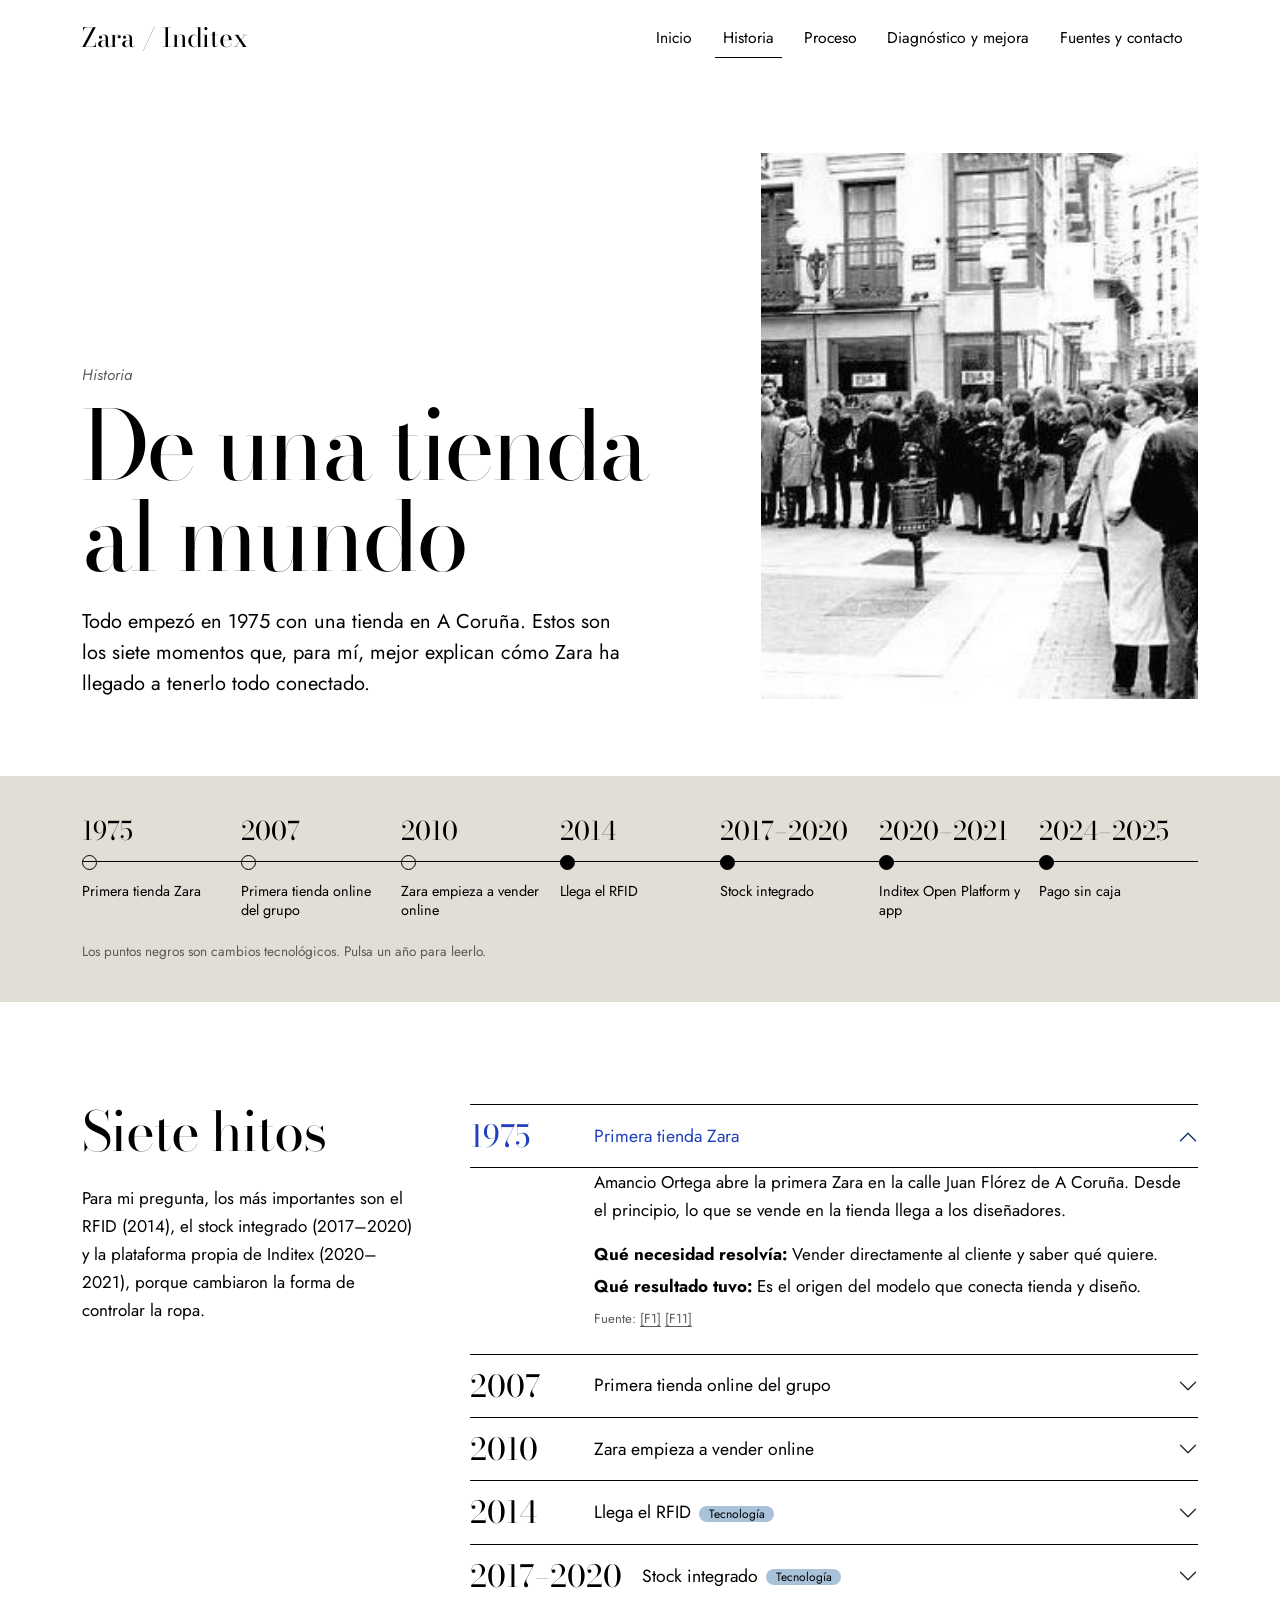
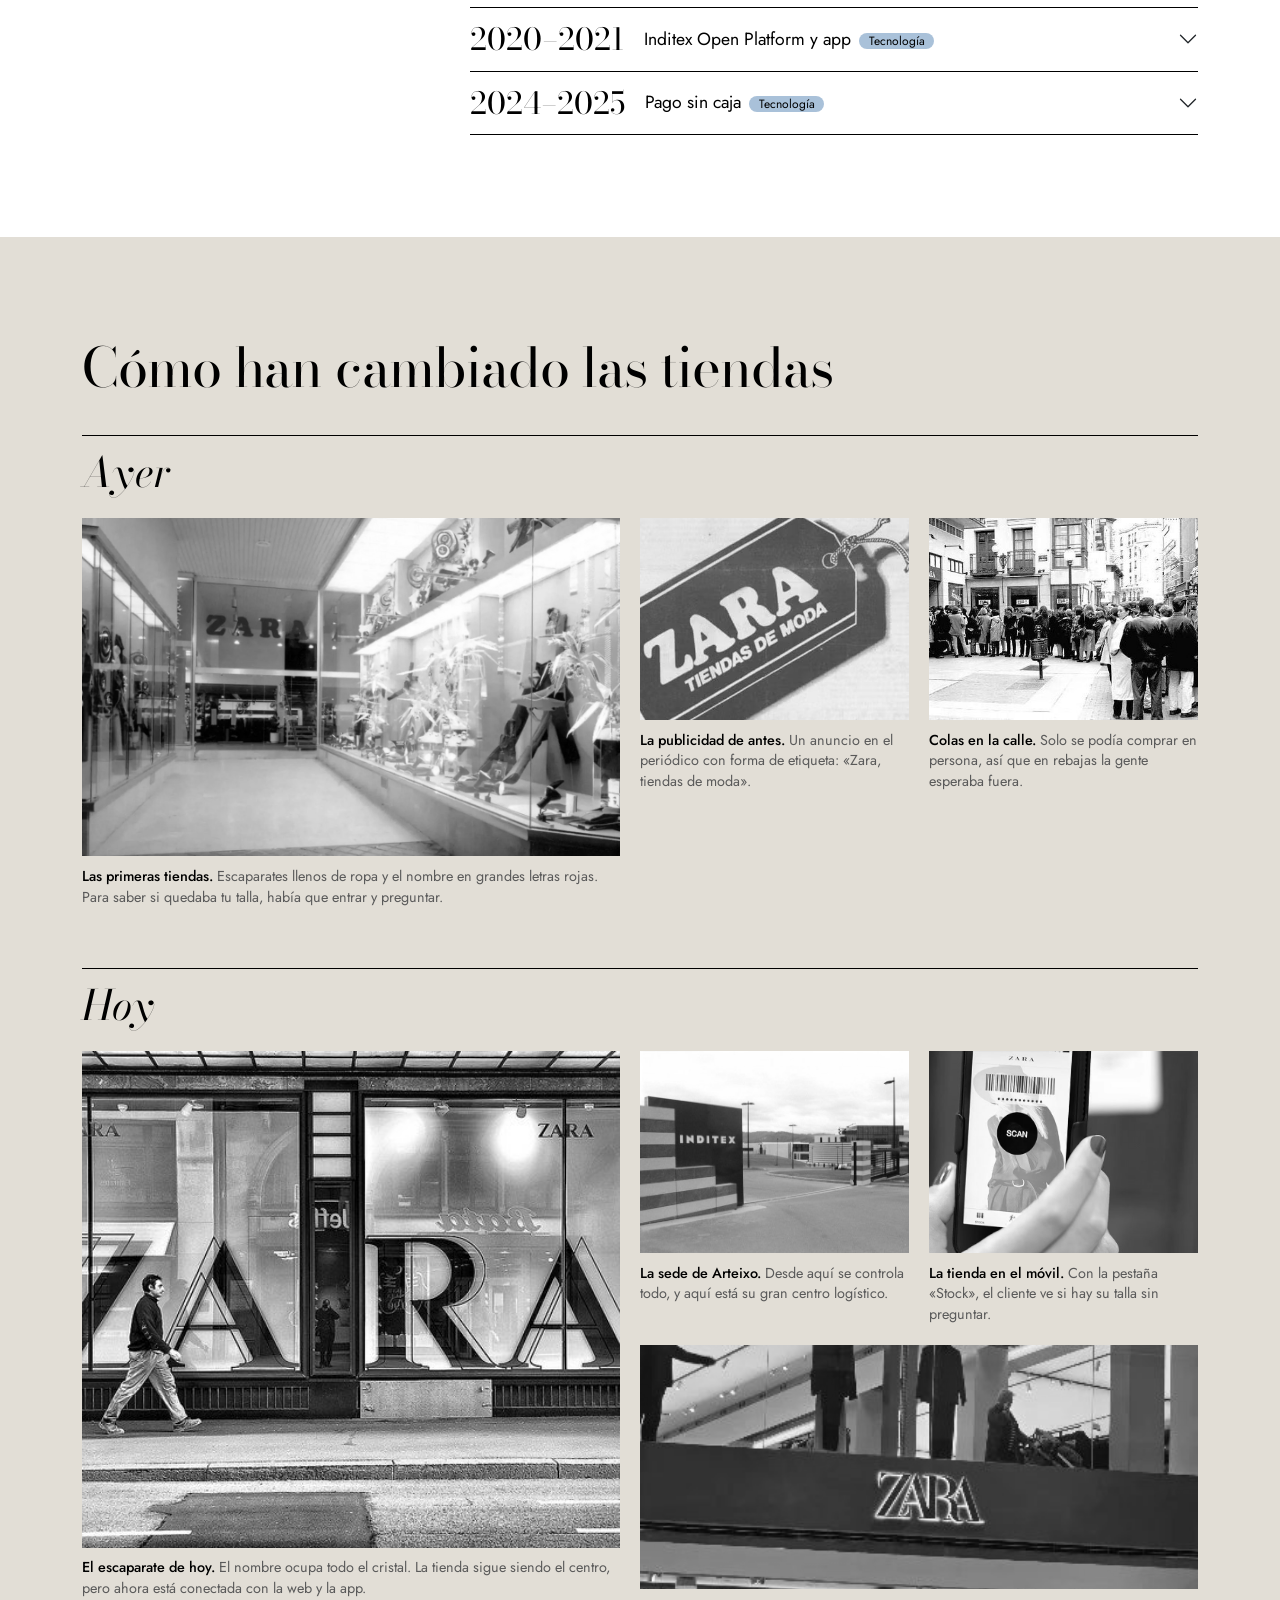
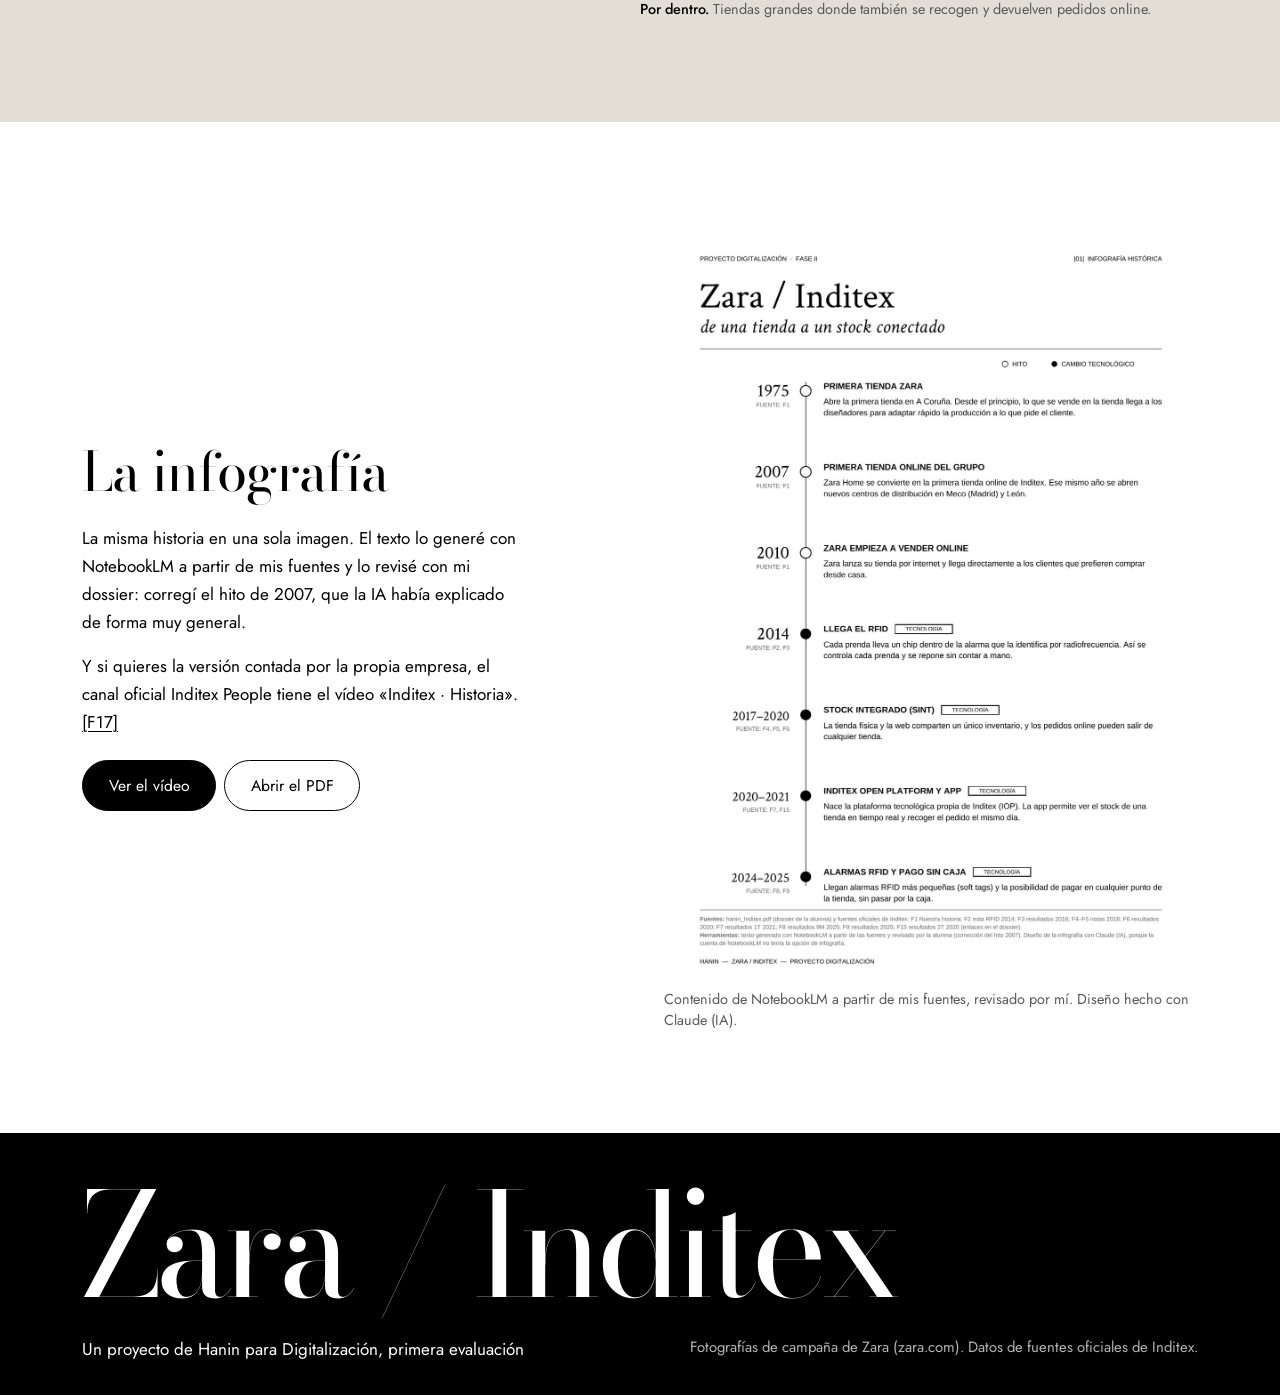
<file: historia.html>
<!doctype html>
<html lang="es">
<head>
  <meta charset="utf-8">
  <meta name="viewport" content="width=device-width, initial-scale=1">
  <meta name="description" content="Los siete hitos de la evolución tecnológica de Zara / Inditex, de 1975 a 2025.">
  <title>Historia | Zara / Inditex, un proyecto de Hanin</title>
  <!-- Primero Bootstrap, después las tipografías y los estilos del proyecto. -->
  <link href="https://cdn.jsdelivr.net/npm/bootstrap@5.3.9/dist/css/bootstrap.min.css"
        rel="stylesheet" integrity="sha384-yEPZ7jP9S0QKiUQ0m3jjsO4ProIW7wvR9gXkI7JOGa2XVsw53Yke2bsdkBbjmmiX"
        crossorigin="anonymous">
  <link rel="preconnect" href="https://fonts.googleapis.com">
  <link rel="preconnect" href="https://fonts.gstatic.com" crossorigin>
  <link href="https://fonts.googleapis.com/css2?family=Bodoni+Moda:ital,opsz,wght@0,6..96,400;0,6..96,500;1,6..96,400&family=Jost:wght@400;500&display=swap" rel="stylesheet">
  <link rel="stylesheet" href="css/style.css">
  <script>document.documentElement.classList.add("js");</script>
</head>
<body class="d-flex flex-column min-vh-100">
  <a class="visually-hidden-focusable skip-link" href="#contenido">Saltar al contenido</a>

  <!-- Navegación común. Bootstrap controla el menú plegable en móviles. -->
  <nav class="navbar navbar-expand-lg fixed-top site-nav" aria-label="Navegación principal">
    <div class="container">
      <a class="navbar-brand brand" href="index.html">Zara / Inditex</a>
      <button class="navbar-toggler" type="button" data-bs-toggle="collapse"
              data-bs-target="#menuPrincipal" aria-controls="menuPrincipal"
              aria-expanded="false" aria-label="Mostrar u ocultar la navegación">
        <span class="navbar-toggler-icon"></span>
      </button>
      <div class="collapse navbar-collapse" id="menuPrincipal">
        <ul class="navbar-nav ms-auto">
          <li class="nav-item"><a class="nav-link" href="index.html">Inicio</a></li>
          <li class="nav-item"><a class="nav-link active" href="historia.html" aria-current="page">Historia</a></li>
          <li class="nav-item"><a class="nav-link" href="proceso.html">Proceso</a></li>
          <li class="nav-item"><a class="nav-link" href="diagnostico.html">Diagnóstico y mejora</a></li>
          <li class="nav-item"><a class="nav-link" href="contacto.html">Fuentes y contacto</a></li>
        </ul>
      </div>
    </div>
  </nav>

  <main id="contenido" tabindex="-1">
    <header class="spread">
      <div class="container">
        <div class="row align-items-end g-4 g-lg-5">
          <div class="col-lg-7">
            <p class="kicker">Historia</p>
            <h1 class="page-title">De una tienda al mundo</h1>
            <p class="intro mb-0">Todo empezó en 1975 con una tienda en A Coruña. Estos son los siete momentos que, para mí, mejor explican cómo Zara ha llegado a tenerlo todo conectado.</p>
          </div>
          <div class="col-lg-5">
            <figure class="spread-photo">
              <img src="img/tienda-antigua.jpg" alt="Gente haciendo cola ante una de las primeras tiendas Zara, foto antigua en blanco y negro">
            </figure>
          </div>
        </div>
      </div>
    </header>

    <!-- Línea del tiempo: cada punto abre su hito en el acordeón. -->
    <section class="timeline-band" aria-label="Línea del tiempo">
      <div class="container">
        <ol class="timeline">
          <li class="">
            <button type="button" class="tl-dot" data-hito="#hito1" aria-label="Abrir el hito de 1975: Primera tienda Zara">
              <span class="tl-year">1975</span>
              <span class="tl-name">Primera tienda Zara</span>
            </button>
          </li>
          <li class="">
            <button type="button" class="tl-dot" data-hito="#hito2" aria-label="Abrir el hito de 2007: Primera tienda online del grupo">
              <span class="tl-year">2007</span>
              <span class="tl-name">Primera tienda online del grupo</span>
            </button>
          </li>
          <li class="">
            <button type="button" class="tl-dot" data-hito="#hito3" aria-label="Abrir el hito de 2010: Zara empieza a vender online">
              <span class="tl-year">2010</span>
              <span class="tl-name">Zara empieza a vender online</span>
            </button>
          </li>
          <li class="tech">
            <button type="button" class="tl-dot" data-hito="#hito4" aria-label="Abrir el hito de 2014: Llega el RFID">
              <span class="tl-year">2014</span>
              <span class="tl-name">Llega el RFID</span>
            </button>
          </li>
          <li class="tech">
            <button type="button" class="tl-dot" data-hito="#hito5" aria-label="Abrir el hito de 2017–2020: Stock integrado">
              <span class="tl-year">2017–2020</span>
              <span class="tl-name">Stock integrado</span>
            </button>
          </li>
          <li class="tech">
            <button type="button" class="tl-dot" data-hito="#hito6" aria-label="Abrir el hito de 2020–2021: Inditex Open Platform y app">
              <span class="tl-year">2020–2021</span>
              <span class="tl-name">Inditex Open Platform y app</span>
            </button>
          </li>
          <li class="tech">
            <button type="button" class="tl-dot" data-hito="#hito7" aria-label="Abrir el hito de 2024–2025: Pago sin caja">
              <span class="tl-year">2024–2025</span>
              <span class="tl-name">Pago sin caja</span>
            </button>
          </li>
        </ol>
        <p class="tl-help">Los puntos negros son cambios tecnológicos. Pulsa un año para leerlo.</p>
      </div>
    </section>

    <section class="section-space" aria-labelledby="titulo-hitos">
      <div class="container">
        <div class="row g-5">
          <div class="col-lg-4">
            <h2 id="titulo-hitos" class="section-title">Siete hitos</h2>
            <p>Para mi pregunta, los más importantes son el RFID (2014), el stock integrado (2017–2020) y la plataforma
              propia de Inditex (2020–2021), porque cambiaron la forma de controlar la ropa.</p>
          </div>
          <div class="col-lg-8">
            <!-- Cada botón apunta al id único de su panel plegable. -->
            <div class="accordion service-accordion" id="acordeonHitos">
              <div class="accordion-item">
                <h3 class="accordion-header">
                  <button class="accordion-button" type="button" data-bs-toggle="collapse"
                          data-bs-target="#hito1" aria-expanded="true" aria-controls="hito1">
                    <span class="year">1975</span> <span>Primera tienda Zara</span>
                  </button>
                </h3>
                <div id="hito1" class="accordion-collapse collapse show" data-bs-parent="#acordeonHitos">
                  <div class="accordion-body">
                    <p>Amancio Ortega abre la primera Zara en la calle Juan Flórez de A Coruña. Desde el principio, lo que se vende en la tienda llega a los diseñadores.</p>
                    <p class="mb-1"><strong>Qué necesidad resolvía:</strong> Vender directamente al cliente y saber qué quiere.</p>
                    <p class="mb-2"><strong>Qué resultado tuvo:</strong> Es el origen del modelo que conecta tienda y diseño.</p>
                    <p class="src mb-0">Fuente: <a href="https://www.inditex.com/es/quienes-somos/nuestra-historia" target="_blank" rel="noopener" title="Inditex – Nuestra historia (web corporativa)">[F1]</a> <a href="https://static.inditex.com/annual_report_2023/es/Estrategia.pdf" target="_blank" rel="noopener" title="Inditex – Memoria Anual 2023, «Modelo de negocio y estrategia» (PDF)">[F11]</a></p>
                  </div>
                </div>
              </div>
              <div class="accordion-item">
                <h3 class="accordion-header">
                  <button class="accordion-button collapsed" type="button" data-bs-toggle="collapse"
                          data-bs-target="#hito2" aria-expanded="false" aria-controls="hito2">
                    <span class="year">2007</span> <span>Primera tienda online del grupo</span>
                  </button>
                </h3>
                <div id="hito2" class="accordion-collapse collapse" data-bs-parent="#acordeonHitos">
                  <div class="accordion-body">
                    <p>Zara Home se convierte en la primera tienda online de Inditex. Ese año se abren centros de distribución en Meco (Madrid) y León.</p>
                    <p class="mb-1"><strong>Qué necesidad resolvía:</strong> Empezar a vender por internet y tener más capacidad logística.</p>
                    <p class="mb-2"><strong>Qué resultado tuvo:</strong> Primera experiencia del grupo en la venta online.</p>
                    <p class="src mb-0">Fuente: <a href="https://www.inditex.com/es/quienes-somos/nuestra-historia" target="_blank" rel="noopener" title="Inditex – Nuestra historia (web corporativa)">[F1]</a></p>
                  </div>
                </div>
              </div>
              <div class="accordion-item">
                <h3 class="accordion-header">
                  <button class="accordion-button collapsed" type="button" data-bs-toggle="collapse"
                          data-bs-target="#hito3" aria-expanded="false" aria-controls="hito3">
                    <span class="year">2010</span> <span>Zara empieza a vender online</span>
                  </button>
                </h3>
                <div id="hito3" class="accordion-collapse collapse" data-bs-parent="#acordeonHitos">
                  <div class="accordion-body">
                    <p>En septiembre, Zara lanza su tienda por internet.</p>
                    <p class="mb-1"><strong>Qué necesidad resolvía:</strong> Llegar a los clientes que prefieren comprar desde casa.</p>
                    <p class="mb-2"><strong>Qué resultado tuvo:</strong> A final de 2010 ya vendía online en 16 países europeos.</p>
                    <p class="src mb-0">Fuente: <a href="https://www.inditex.com/es/quienes-somos/nuestra-historia" target="_blank" rel="noopener" title="Inditex – Nuestra historia (web corporativa)">[F1]</a></p>
                  </div>
                </div>
              </div>
              <div class="accordion-item">
                <h3 class="accordion-header">
                  <button class="accordion-button collapsed" type="button" data-bs-toggle="collapse"
                          data-bs-target="#hito4" aria-expanded="false" aria-controls="hito4">
                    <span class="year">2014</span> <span>Llega el RFID<span class="tag">Tecnología</span></span>
                  </button>
                </h3>
                <div id="hito4" class="accordion-collapse collapse" data-bs-parent="#acordeonHitos">
                  <div class="accordion-body">
                    <p>Cada prenda lleva un chip dentro de la alarma que la identifica por radiofrecuencia. Una antena puede leer muchas prendas a la vez.</p>
                    <p class="mb-1"><strong>Qué necesidad resolvía:</strong> Saber qué tallas y modelos hay que reponer sin contar a mano.</p>
                    <p class="mb-2"><strong>Qué resultado tuvo:</strong> En 2014 ya estaba en más de 700 tiendas Zara, y en 2016 en todas.</p>
                    <p class="src mb-0">Fuente: <a href="https://www.inditex.com/itxcomweb/tf/es/prensa/detalle-noticias/7f71fd36-94ec-45fa-a2e6-6837b63f2903/inditex-implanta-la-tecnologa-rfid-en-sus-tiendas" target="_blank" rel="noopener" title="Inditex – Nota de prensa «Inditex implanta la tecnología RFID en sus tiendas» (17/7/2014)">[F2]</a> <a href="https://www.inditex.com/itxcomweb/by/es/prensa/detalle-noticias/72c82815-d764-48b2-a0cb-c1d2058d2bdd/las-ventas-de-inditex-aumentan-un-12-en-2016-hasta-23311-millones-de-euros" target="_blank" rel="noopener" title="Inditex – Resultados 2016: «Las ventas de Inditex aumentan un 12% en 2016»">[F3]</a></p>
                  </div>
                </div>
              </div>
              <div class="accordion-item">
                <h3 class="accordion-header">
                  <button class="accordion-button collapsed" type="button" data-bs-toggle="collapse"
                          data-bs-target="#hito5" aria-expanded="false" aria-controls="hito5">
                    <span class="year">2017–2020</span> <span>Stock integrado<span class="tag">Tecnología</span></span>
                  </button>
                </h3>
                <div id="hito5" class="accordion-collapse collapse" data-bs-parent="#acordeonHitos">
                  <div class="accordion-body">
                    <p>La tienda y la web comparten el mismo inventario (sistema SINT). Un pedido online puede salir del almacén o de cualquier tienda.</p>
                    <p class="mb-1"><strong>Qué necesidad resolvía:</strong> No perder ventas por no tener una talla en un sitio concreto.</p>
                    <p class="mb-2"><strong>Qué resultado tuvo:</strong> En 2020 el sistema ya funcionaba en 5.777 tiendas.</p>
                    <p class="src mb-0">Fuente: <a href="https://www.inditex.com/itxcomweb/es/es/prensa/detalle-noticias/82292174-453e-48af-94ae-d7fee757a597/pablo-isla-anuncia-que-todas-las-marcas-de-inditex-estarn-disponibles-online-para-todo-el-mundo-en-2020" target="_blank" rel="noopener" title="Inditex – «Pablo Isla anuncia que todas las marcas estarán disponibles online para todo el mundo en 2020» (4/9/2018)">[F4]</a> <a href="https://www.inditex.com/itxcomweb/es/es/prensa/detalle-noticias/e7b40240-7f4b-4141-b273-f5a37741172b/zara-lanza-su-tienda-global-por-internet-en-106-nuevos-mercados" target="_blank" rel="noopener" title="Inditex – «Zara lanza su tienda global por internet en 106 nuevos mercados» (2018)">[F5]</a> <a href="https://www.inditex.com/itxcomweb/us/es/prensa/detalle-noticias/586b577b-077a-49f2-8fff-f6065aa34468/inditex-logra-superar-los-1100-millones-de-euros-de-beneficio" target="_blank" rel="noopener" title="Inditex – Resultados del ejercicio 2020: «Inditex logra superar los 1.100 millones de euros de beneficio»">[F6]</a></p>
                  </div>
                </div>
              </div>
              <div class="accordion-item">
                <h3 class="accordion-header">
                  <button class="accordion-button collapsed" type="button" data-bs-toggle="collapse"
                          data-bs-target="#hito6" aria-expanded="false" aria-controls="hito6">
                    <span class="year">2020–2021</span> <span>Inditex Open Platform y app<span class="tag">Tecnología</span></span>
                  </button>
                </h3>
                <div id="hito6" class="accordion-collapse collapse" data-bs-parent="#acordeonHitos">
                  <div class="accordion-body">
                    <p>Inditex crea su propia plataforma tecnológica (IOP). La app permite ver el stock de una tienda, recoger el mismo día o encontrar una prenda.</p>
                    <p class="mb-1"><strong>Qué necesidad resolvía:</strong> Unir en un mismo sistema la tienda, la web y los datos.</p>
                    <p class="mb-2"><strong>Qué resultado tuvo:</strong> Según Inditex, todo el inventario está disponible para el cliente en tiempo real.</p>
                    <p class="src mb-0">Fuente: <a href="https://www.inditex.com/itxcomweb/es/es/prensa/detalle-noticias/db9940f2-7ccb-4909-b3df-6d838bec2f4d/las-ventas-de-inditex-crecen-un-50-respecto-a-2020-y-en-mayo-superan-a-las-de-2019" target="_blank" rel="noopener" title="Inditex – Resultados 1T 2021: «Las ventas de Inditex crecen un 50% respecto a 2020»">[F7]</a> <a href="https://www.inditex.com/itxcomweb/us/es/prensa/detalle-noticias/329bbe11-50a3-4b1b-b3d4-b052dc3c4d4b/inditex-regresa-a-beneficios-y-genera-734-millones-de-caja-neta-en-el-segundo-trimestre" target="_blank" rel="noopener" title="Inditex – Resultados 2T 2020: plataforma IOP y sistema SINT">[F15]</a></p>
                  </div>
                </div>
              </div>
              <div class="accordion-item">
                <h3 class="accordion-header">
                  <button class="accordion-button collapsed" type="button" data-bs-toggle="collapse"
                          data-bs-target="#hito7" aria-expanded="false" aria-controls="hito7">
                    <span class="year">2024–2025</span> <span>Pago sin caja<span class="tag">Tecnología</span></span>
                  </button>
                </h3>
                <div id="hito7" class="accordion-collapse collapse" data-bs-parent="#acordeonHitos">
                  <div class="accordion-body">
                    <p>Llegan alarmas más pequeñas (soft tags) unidas al RFID, y se puede pagar en cualquier punto de la tienda.</p>
                    <p class="mb-1"><strong>Qué necesidad resolvía:</strong> Acabar con las colas y comprar más rápido.</p>
                    <p class="mb-2"><strong>Qué resultado tuvo:</strong> En 2025 funciona en todas las tiendas Zara.</p>
                    <p class="src mb-0">Fuente: <a href="https://www.inditex.com/itxcomweb/bq/es/prensa/detalle-noticias/464b3454-3676-469e-8106-2078e38e3435/resultados-consolidados-nueve-primeros-meses-2025" target="_blank" rel="noopener" title="Inditex – Resultados consolidados nueve primeros meses 2025">[F8]</a> <a href="https://www.inditex.com/itxcomweb/api/media/1da2c9d1-dbca-49fb-9563-982a8a27fae6/INDITEXFullYear2025.pdf" target="_blank" rel="noopener" title="Inditex – FY2025 Results (1 feb 2025 – 31 ene 2026), PDF oficial">[F9]</a></p>
                  </div>
                </div>
              </div>
            </div>
          </div>
        </div>
      </div>
    </section>

    <section class="section-space band-stone" aria-labelledby="titulo-album">
      <div class="container">
        <h2 id="titulo-album" class="section-title">Cómo han cambiado las tiendas</h2>
        <h3 class="album-head">Ayer</h3>
        <div class="album album-ayer">
          <figure>
            <img src="img/primera-tienda-entrada.jpg" alt="Entrada de una de las primeras tiendas Zara, con el nombre en letras rojas y escaparates iluminados a los lados" loading="lazy">
            <figcaption><strong>Las primeras tiendas.</strong> Escaparates llenos de ropa y el nombre en grandes letras rojas. Para saber si quedaba tu talla, había que entrar y preguntar.</figcaption>
          </figure>
          <figure>
            <img src="img/anuncio-antiguo.jpg" alt="Anuncio antiguo de periódico con una etiqueta de ropa que dice Zara, tiendas de moda" loading="lazy">
            <figcaption><strong>La publicidad de antes.</strong> Un anuncio en el periódico con forma de etiqueta: «Zara, tiendas de moda».</figcaption>
          </figure>
          <figure>
            <img src="img/tienda-antigua.jpg" alt="Gente haciendo cola ante una tienda Zara en una foto antigua en blanco y negro" loading="lazy">
            <figcaption><strong>Colas en la calle.</strong> Solo se podía comprar en persona, así que en rebajas la gente esperaba fuera.</figcaption>
          </figure>
        </div>
        <h3 class="album-head">Hoy</h3>
        <div class="album">
          <figure>
            <img src="img/escaparate-actual.jpg" alt="Escaparate actual de Zara con las letras del nombre gigantes y una persona pasando por delante" loading="lazy">
            <figcaption><strong>El escaparate de hoy.</strong> El nombre ocupa todo el cristal. La tienda sigue siendo el centro, pero ahora está conectada con la web y la app.</figcaption>
          </figure>
          <figure>
            <img src="img/sede-arteixo.jpg" alt="Entrada de la sede de Inditex en Arteixo con el nombre de la empresa" loading="lazy">
            <figcaption><strong>La sede de Arteixo.</strong> Desde aquí se controla todo, y aquí está su gran centro logístico.</figcaption>
          </figure>
          <figure>
            <img src="img/app-zara.jpg" alt="Mano sujetando un móvil con la app de Zara escaneando una prenda" loading="lazy">
            <figcaption><strong>La tienda en el móvil.</strong> Con la pestaña «Stock», el cliente ve si hay su talla sin preguntar.</figcaption>
          </figure>
          <figure>
            <img src="img/tienda-actual.jpg" alt="Interior de una tienda Zara actual de varias plantas" loading="lazy">
            <figcaption><strong>Por dentro.</strong> Tiendas grandes donde también se recogen y devuelven pedidos online.</figcaption>
          </figure>
        </div>
      </div>
    </section>

    <section class="section-space" aria-labelledby="titulo-infografia">
      <div class="container">
        <div class="row g-5 align-items-center">
          <div class="col-lg-5">
            <h2 id="titulo-infografia" class="section-title">La infografía</h2>
            <p>La misma historia en una sola imagen. El texto lo generé con NotebookLM a partir de mis fuentes y lo
              revisé con mi dossier: corregí el hito de 2007, que la IA había explicado de forma muy general.</p>
            <p>Y si quieres la versión contada por la propia empresa, el canal oficial Inditex People tiene el vídeo
              «Inditex · Historia». <a href="https://youtu.be/nKeW42cGls8" target="_blank" rel="noopener" title="Inditex People (canal oficial de YouTube de Inditex) – vídeo «Inditex · Historia»">[F17]</a></p>
            <div class="d-flex flex-wrap gap-2 mt-4">
              <a class="btn btn-accent" href="https://youtu.be/nKeW42cGls8" target="_blank" rel="noopener">Ver el vídeo</a>
              <a class="btn btn-outline" href="docs/hanin_Inditex_Entrega2.pdf" target="_blank" rel="noopener">Abrir el PDF</a>
            </div>
          </div>
          <div class="col-lg-6 offset-lg-1">
            <figure class="mb-0">
              <img src="img/infografia.jpg" width="1200" height="1697" loading="lazy"
                   alt="Infografía en blanco y negro con la línea del tiempo de Zara desde 1975 hasta 2025 y sus siete hitos">
              <figcaption>Contenido de NotebookLM a partir de mis fuentes, revisado por mí. Diseño hecho con Claude (IA).</figcaption>
            </figure>
          </div>
        </div>
      </div>
    </section>
  </main>

  <!-- Pie común a todas las páginas. -->
  <footer class="site-footer mt-auto">
    <div class="container">
      <p class="footer-mark" aria-hidden="true">Zara / Inditex</p>
      <div class="d-flex flex-wrap justify-content-between gap-2">
        <span>Un proyecto de Hanin para Digitalización, primera evaluación</span>
        <small>Fotografías de campaña de Zara (zara.com). Datos de fuentes oficiales de Inditex.</small>
      </div>
    </div>
  </footer>

  <script src="https://cdn.jsdelivr.net/npm/bootstrap@5.3.9/dist/js/bootstrap.bundle.min.js"
          integrity="sha384-WyOxWvTyr1QaMPfiPJSv76iReVthorl5uWlFtZPyK0IEB0hGzo9y5Bp9mYanr8Bu"
          crossorigin="anonymous"></script>
  <script src="js/animaciones.js"></script>
</body>
</html>
</file>
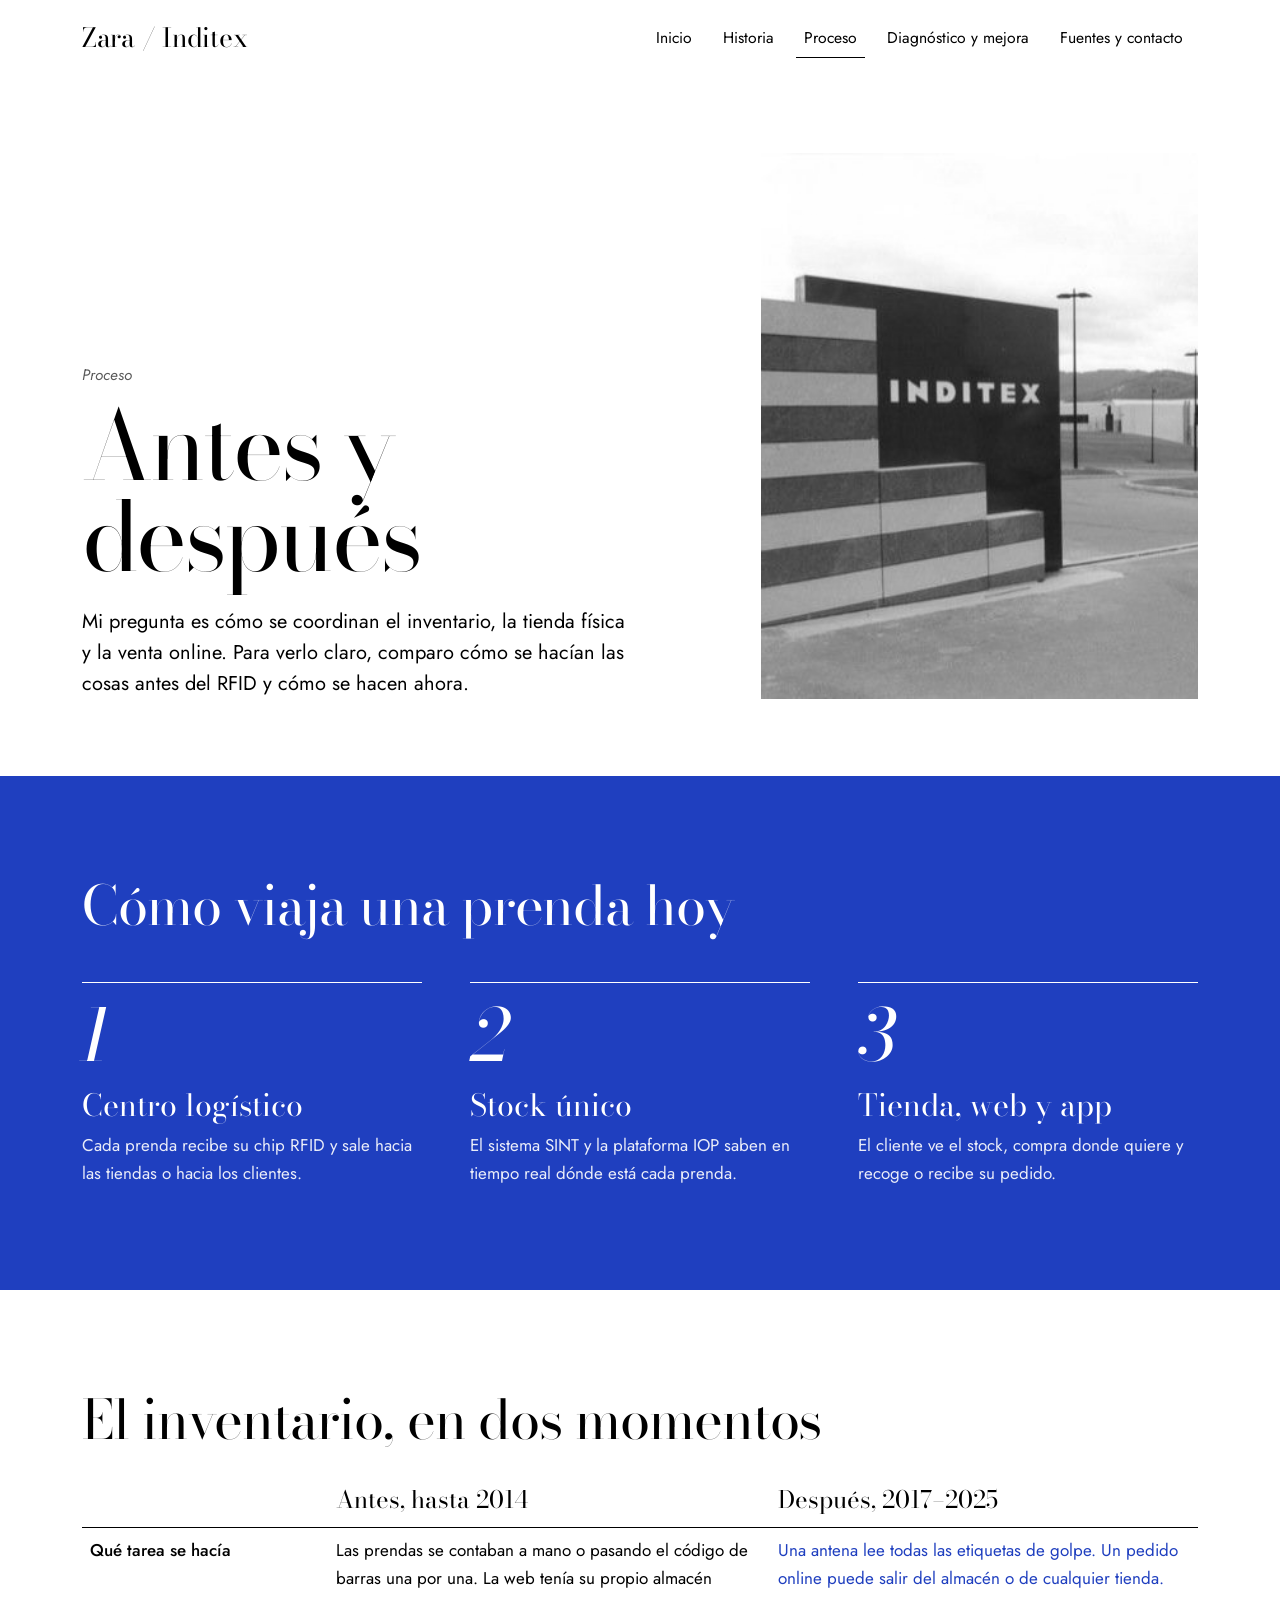
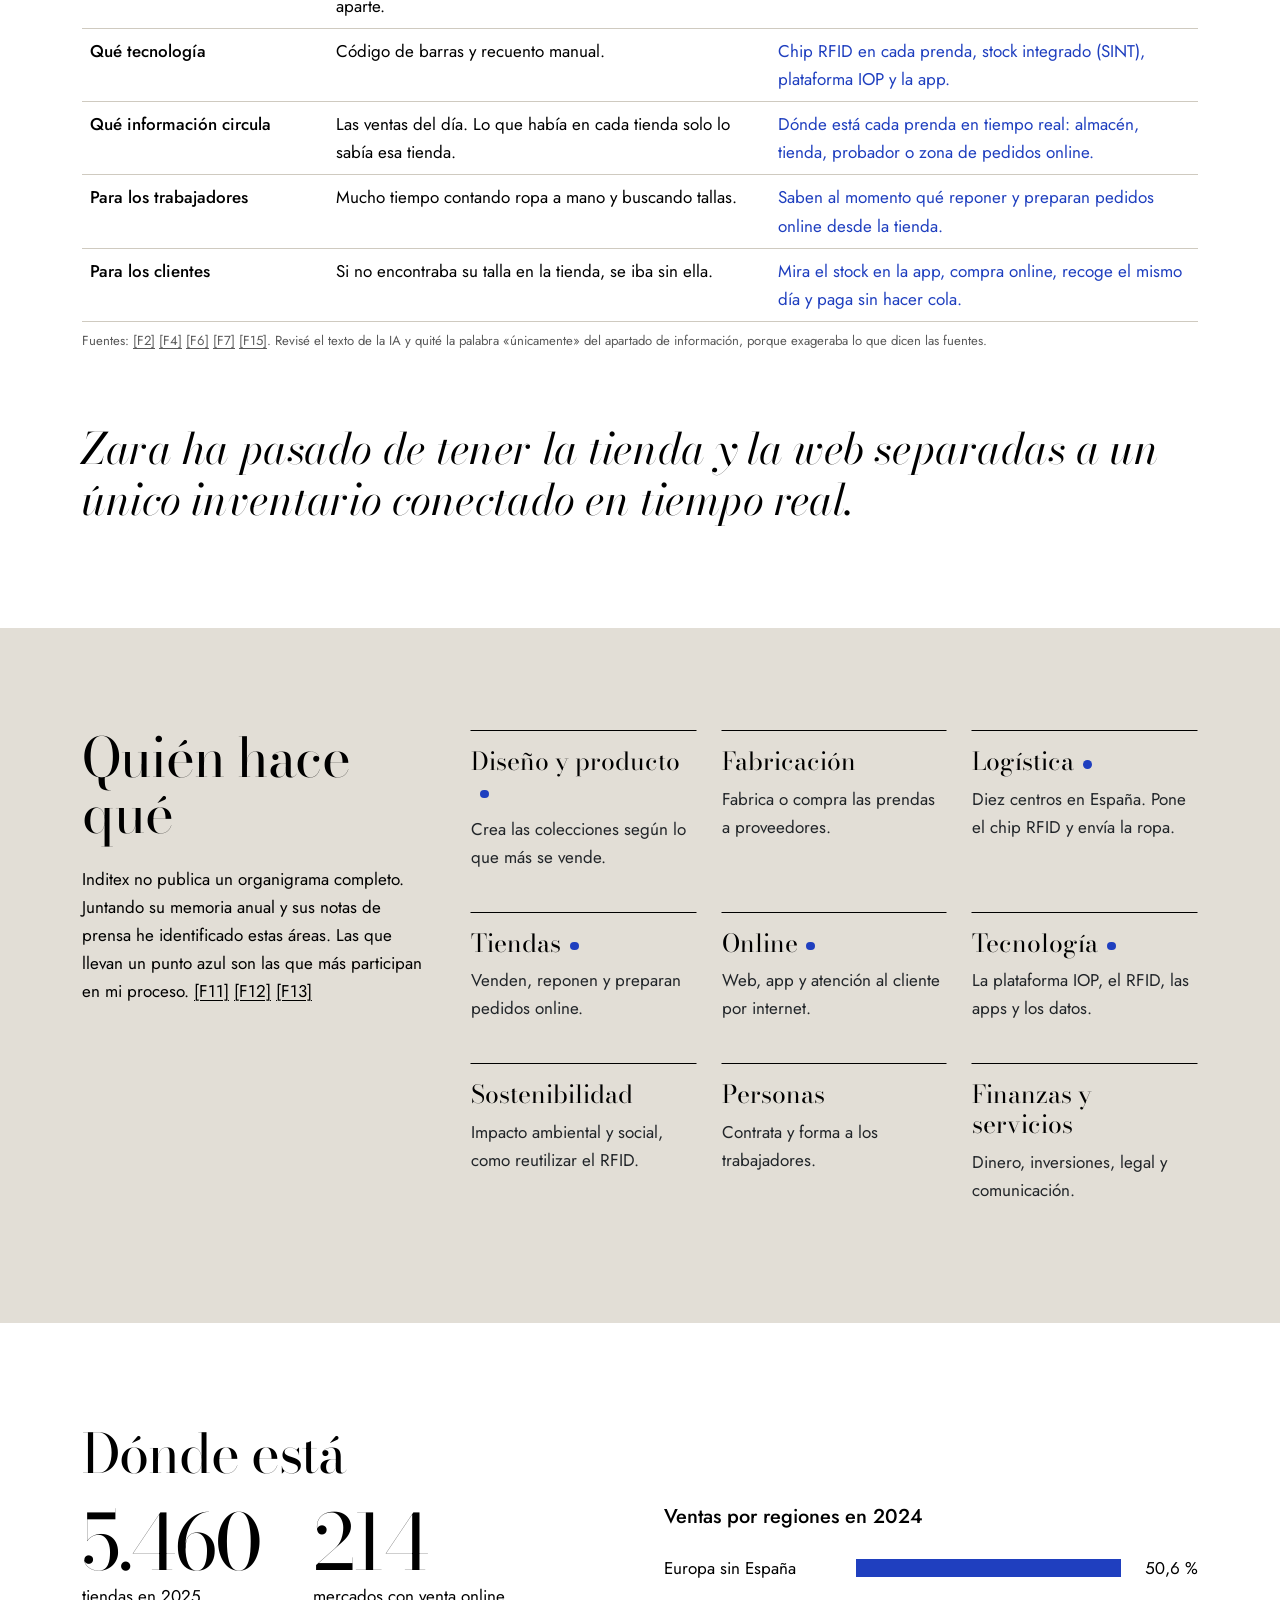
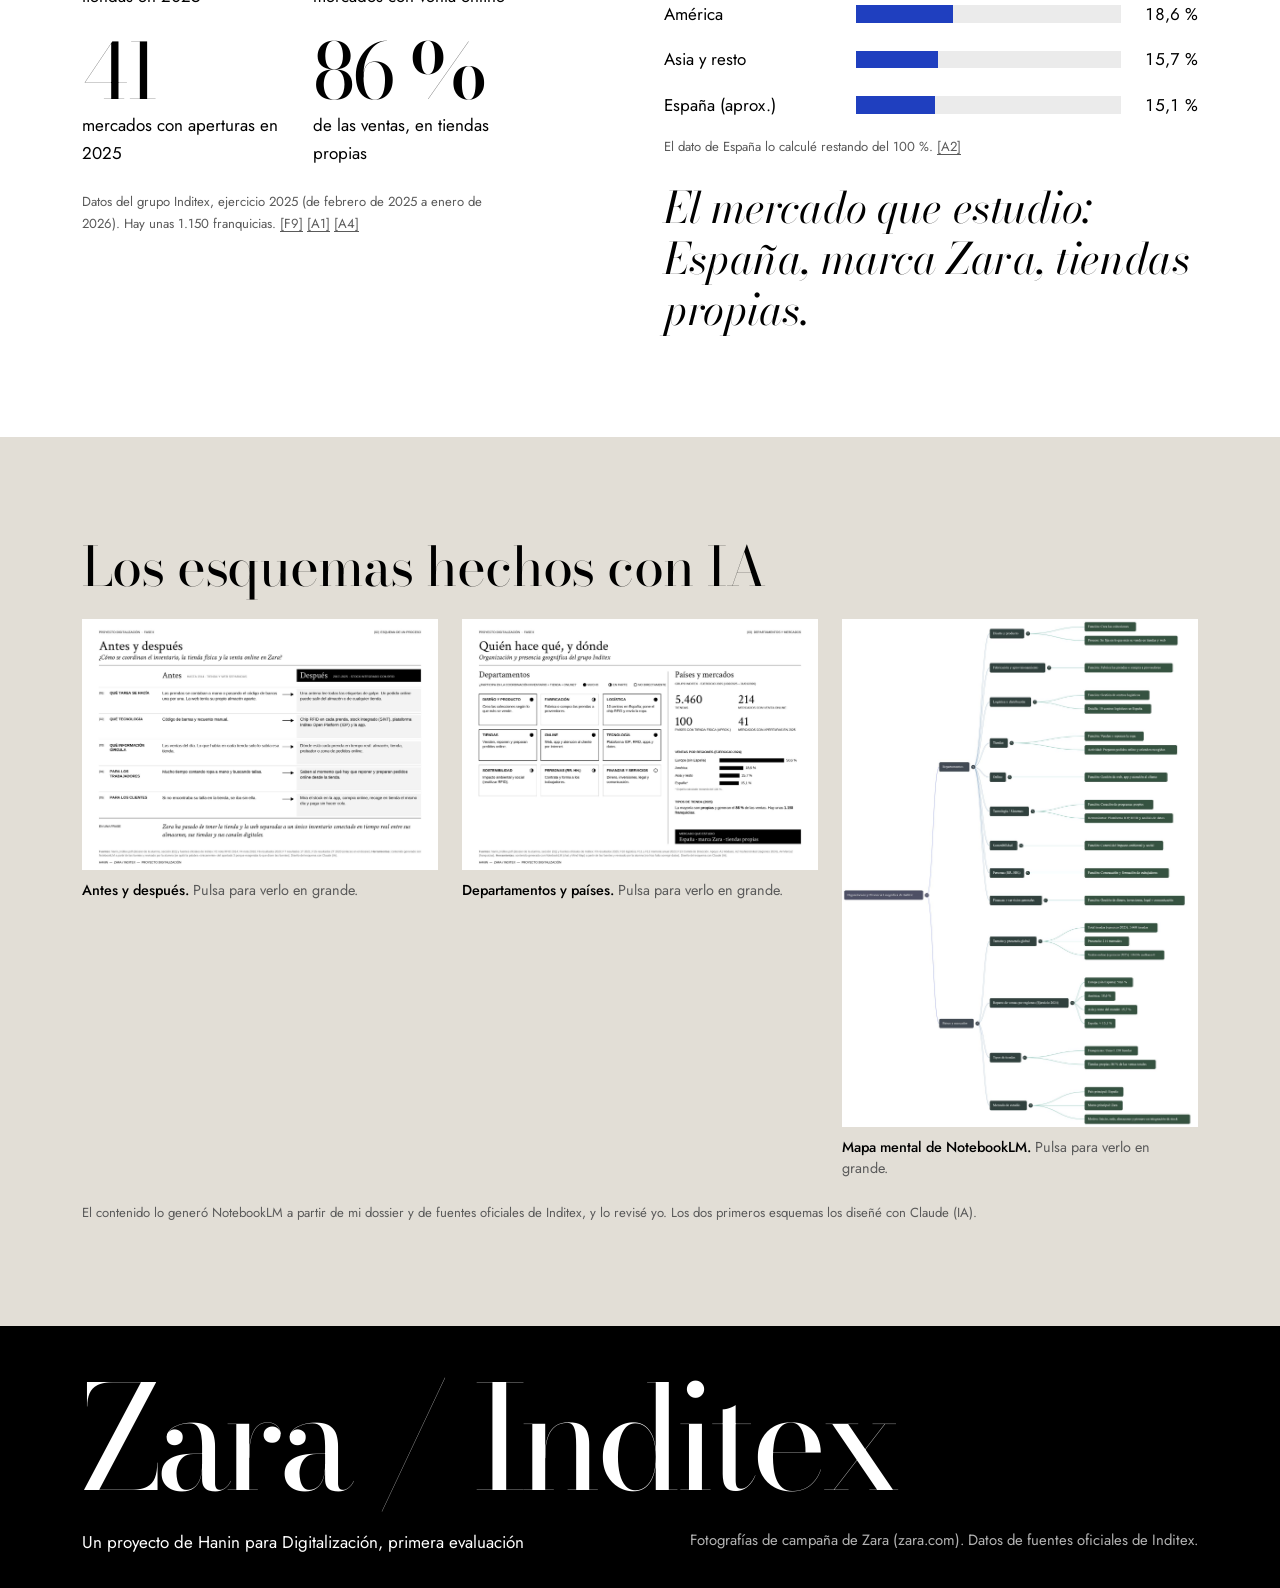
<file: proceso.html>
<!doctype html>
<html lang="es">
<head>
  <meta charset="utf-8">
  <meta name="viewport" content="width=device-width, initial-scale=1">
  <meta name="description" content="Cómo se coordinan el inventario, la tienda física y la venta online en Zara, antes y después del RFID.">
  <title>Proceso | Zara / Inditex, un proyecto de Hanin</title>
  <!-- Primero Bootstrap, después las tipografías y los estilos del proyecto. -->
  <link href="https://cdn.jsdelivr.net/npm/bootstrap@5.3.9/dist/css/bootstrap.min.css"
        rel="stylesheet" integrity="sha384-yEPZ7jP9S0QKiUQ0m3jjsO4ProIW7wvR9gXkI7JOGa2XVsw53Yke2bsdkBbjmmiX"
        crossorigin="anonymous">
  <link rel="preconnect" href="https://fonts.googleapis.com">
  <link rel="preconnect" href="https://fonts.gstatic.com" crossorigin>
  <link href="https://fonts.googleapis.com/css2?family=Bodoni+Moda:ital,opsz,wght@0,6..96,400;0,6..96,500;1,6..96,400&family=Jost:wght@400;500&display=swap" rel="stylesheet">
  <link rel="stylesheet" href="css/style.css">
  <script>document.documentElement.classList.add("js");</script>
</head>
<body class="d-flex flex-column min-vh-100">
  <a class="visually-hidden-focusable skip-link" href="#contenido">Saltar al contenido</a>

  <!-- Navegación común. Bootstrap controla el menú plegable en móviles. -->
  <nav class="navbar navbar-expand-lg fixed-top site-nav" aria-label="Navegación principal">
    <div class="container">
      <a class="navbar-brand brand" href="index.html">Zara / Inditex</a>
      <button class="navbar-toggler" type="button" data-bs-toggle="collapse"
              data-bs-target="#menuPrincipal" aria-controls="menuPrincipal"
              aria-expanded="false" aria-label="Mostrar u ocultar la navegación">
        <span class="navbar-toggler-icon"></span>
      </button>
      <div class="collapse navbar-collapse" id="menuPrincipal">
        <ul class="navbar-nav ms-auto">
          <li class="nav-item"><a class="nav-link" href="index.html">Inicio</a></li>
          <li class="nav-item"><a class="nav-link" href="historia.html">Historia</a></li>
          <li class="nav-item"><a class="nav-link active" href="proceso.html" aria-current="page">Proceso</a></li>
          <li class="nav-item"><a class="nav-link" href="diagnostico.html">Diagnóstico y mejora</a></li>
          <li class="nav-item"><a class="nav-link" href="contacto.html">Fuentes y contacto</a></li>
        </ul>
      </div>
    </div>
  </nav>

  <main id="contenido" tabindex="-1">
    <header class="spread">
      <div class="container">
        <div class="row align-items-end g-4 g-lg-5">
          <div class="col-lg-7">
            <p class="kicker">Proceso</p>
            <h1 class="page-title">Antes y después</h1>
            <p class="intro mb-0">Mi pregunta es cómo se coordinan el inventario, la tienda física y la venta online. Para verlo claro, comparo cómo se hacían las cosas antes del RFID y cómo se hacen ahora.</p>
          </div>
          <div class="col-lg-5">
            <figure class="spread-photo">
              <img src="img/sede-arteixo.jpg" alt="Entrada de la sede de Inditex en Arteixo, con el letrero de la empresa" style="object-position: 0% 50%">
            </figure>
          </div>
        </div>
      </div>
    </header>

    <!-- El viaje de una prenda, en tres pasos. -->
    <section class="section-space band-cobalt" aria-labelledby="titulo-flujo">
      <div class="container">
        <h2 id="titulo-flujo" class="section-title">Cómo viaja una prenda hoy</h2>
        <ol class="flow mt-5">
          <li>
            <h3>Centro logístico</h3>
            <p>Cada prenda recibe su chip RFID y sale hacia las tiendas o hacia los clientes.</p>
          </li>
          <li>
            <h3>Stock único</h3>
            <p>El sistema SINT y la plataforma IOP saben en tiempo real dónde está cada prenda.</p>
          </li>
          <li>
            <h3>Tienda, web y app</h3>
            <p>El cliente ve el stock, compra donde quiere y recoge o recibe su pedido.</p>
          </li>
        </ol>
      </div>
    </section>

    <section class="section-space" aria-labelledby="titulo-comparacion">
      <div class="container">
        <h2 id="titulo-comparacion" class="section-title">El inventario, en dos momentos</h2>
        <div class="table-responsive">
          <table class="table table-zara align-top">
            <caption class="src">Fuentes: <a href="https://www.inditex.com/itxcomweb/tf/es/prensa/detalle-noticias/7f71fd36-94ec-45fa-a2e6-6837b63f2903/inditex-implanta-la-tecnologa-rfid-en-sus-tiendas" target="_blank" rel="noopener" title="Inditex – Nota de prensa «Inditex implanta la tecnología RFID en sus tiendas» (17/7/2014)">[F2]</a> <a href="https://www.inditex.com/itxcomweb/es/es/prensa/detalle-noticias/82292174-453e-48af-94ae-d7fee757a597/pablo-isla-anuncia-que-todas-las-marcas-de-inditex-estarn-disponibles-online-para-todo-el-mundo-en-2020" target="_blank" rel="noopener" title="Inditex – «Pablo Isla anuncia que todas las marcas estarán disponibles online para todo el mundo en 2020» (4/9/2018)">[F4]</a> <a href="https://www.inditex.com/itxcomweb/us/es/prensa/detalle-noticias/586b577b-077a-49f2-8fff-f6065aa34468/inditex-logra-superar-los-1100-millones-de-euros-de-beneficio" target="_blank" rel="noopener" title="Inditex – Resultados del ejercicio 2020: «Inditex logra superar los 1.100 millones de euros de beneficio»">[F6]</a> <a href="https://www.inditex.com/itxcomweb/es/es/prensa/detalle-noticias/db9940f2-7ccb-4909-b3df-6d838bec2f4d/las-ventas-de-inditex-crecen-un-50-respecto-a-2020-y-en-mayo-superan-a-las-de-2019" target="_blank" rel="noopener" title="Inditex – Resultados 1T 2021: «Las ventas de Inditex crecen un 50% respecto a 2020»">[F7]</a> <a href="https://www.inditex.com/itxcomweb/us/es/prensa/detalle-noticias/329bbe11-50a3-4b1b-b3d4-b052dc3c4d4b/inditex-regresa-a-beneficios-y-genera-734-millones-de-caja-neta-en-el-segundo-trimestre" target="_blank" rel="noopener" title="Inditex – Resultados 2T 2020: plataforma IOP y sistema SINT">[F15]</a>. Revisé el texto de la IA y quité la palabra «únicamente» del apartado de información, porque exageraba lo que dicen las fuentes.</caption>
            <thead>
              <tr>
                <th scope="col" style="width:22%"><span class="visually-hidden">Aspecto</span></th>
                <th scope="col">Antes, hasta 2014</th>
                <th scope="col">Después, 2017–2025</th>
              </tr>
            </thead>
            <tbody>
                <tr>
                  <th scope="row">Qué tarea se hacía</th>
                  <td>Las prendas se contaban a mano o pasando el código de barras una por una. La web tenía su propio almacén aparte.</td>
                  <td class="after">Una antena lee todas las etiquetas de golpe. Un pedido online puede salir del almacén o de cualquier tienda.</td>
                </tr>
                <tr>
                  <th scope="row">Qué tecnología</th>
                  <td>Código de barras y recuento manual.</td>
                  <td class="after">Chip RFID en cada prenda, stock integrado (SINT), plataforma IOP y la app.</td>
                </tr>
                <tr>
                  <th scope="row">Qué información circula</th>
                  <td>Las ventas del día. Lo que había en cada tienda solo lo sabía esa tienda.</td>
                  <td class="after">Dónde está cada prenda en tiempo real: almacén, tienda, probador o zona de pedidos online.</td>
                </tr>
                <tr>
                  <th scope="row">Para los trabajadores</th>
                  <td>Mucho tiempo contando ropa a mano y buscando tallas.</td>
                  <td class="after">Saben al momento qué reponer y preparan pedidos online desde la tienda.</td>
                </tr>
                <tr>
                  <th scope="row">Para los clientes</th>
                  <td>Si no encontraba su talla en la tienda, se iba sin ella.</td>
                  <td class="after">Mira el stock en la app, compra online, recoge el mismo día y paga sin hacer cola.</td>
                </tr>
            </tbody>
          </table>
        </div>
        <p class="quote mt-5 mb-0">Zara ha pasado de tener la tienda y la web separadas a un único inventario conectado en
          tiempo real.</p>
      </div>
    </section>

    <section class="section-space band-stone" aria-labelledby="titulo-departamentos">
      <div class="container">
        <div class="row g-5">
          <div class="col-lg-4">
            <h2 id="titulo-departamentos" class="section-title">Quién hace qué</h2>
            <p>Inditex no publica un organigrama completo. Juntando su memoria anual y sus notas de prensa he identificado
              estas áreas. Las que llevan un punto azul son las que más participan en mi proceso. <a href="https://static.inditex.com/annual_report_2023/es/Estrategia.pdf" target="_blank" rel="noopener" title="Inditex – Memoria Anual 2023, «Modelo de negocio y estrategia» (PDF)">[F11]</a> <a href="https://static.inditex.com/annual_report_2023/es/Social.pdf" target="_blank" rel="noopener" title="Inditex – Memoria Anual 2023, capítulo «Social» (descripción de áreas profesionales)">[F12]</a> <a href="https://www.inditex.com/itxcomweb/es/es/prensa/detalle-noticias/82af130d-3711-4a68-99ca-6e56113083e2/el-consejo-de-administracin-de-inditex-acuerda-el-nombramiento-de-marta-ortega-como-presidenta-y-de-scar-garca-maceiras-como-consejero-delegado" target="_blank" rel="noopener" title="Inditex – Nombramiento de Marta Ortega y nuevo Comité de Dirección (2021)">[F13]</a></p>
          </div>
          <div class="col-lg-8">
            <div class="row row-cols-1 row-cols-sm-2 row-cols-xl-3 g-4">
          <div class="col">
            <article class="card dept-card key h-100">
              <div class="card-body px-0 pt-3">
                <h3>Diseño y producto</h3>
                <p>Crea las colecciones según lo que más se vende.</p>
              </div>
            </article>
          </div>
          <div class="col">
            <article class="card dept-card h-100">
              <div class="card-body px-0 pt-3">
                <h3>Fabricación</h3>
                <p>Fabrica o compra las prendas a proveedores.</p>
              </div>
            </article>
          </div>
          <div class="col">
            <article class="card dept-card key h-100">
              <div class="card-body px-0 pt-3">
                <h3>Logística</h3>
                <p>Diez centros en España. Pone el chip RFID y envía la ropa.</p>
              </div>
            </article>
          </div>
          <div class="col">
            <article class="card dept-card key h-100">
              <div class="card-body px-0 pt-3">
                <h3>Tiendas</h3>
                <p>Venden, reponen y preparan pedidos online.</p>
              </div>
            </article>
          </div>
          <div class="col">
            <article class="card dept-card key h-100">
              <div class="card-body px-0 pt-3">
                <h3>Online</h3>
                <p>Web, app y atención al cliente por internet.</p>
              </div>
            </article>
          </div>
          <div class="col">
            <article class="card dept-card key h-100">
              <div class="card-body px-0 pt-3">
                <h3>Tecnología</h3>
                <p>La plataforma IOP, el RFID, las apps y los datos.</p>
              </div>
            </article>
          </div>
          <div class="col">
            <article class="card dept-card h-100">
              <div class="card-body px-0 pt-3">
                <h3>Sostenibilidad</h3>
                <p>Impacto ambiental y social, como reutilizar el RFID.</p>
              </div>
            </article>
          </div>
          <div class="col">
            <article class="card dept-card h-100">
              <div class="card-body px-0 pt-3">
                <h3>Personas</h3>
                <p>Contrata y forma a los trabajadores.</p>
              </div>
            </article>
          </div>
          <div class="col">
            <article class="card dept-card h-100">
              <div class="card-body px-0 pt-3">
                <h3>Finanzas y servicios</h3>
                <p>Dinero, inversiones, legal y comunicación.</p>
              </div>
            </article>
          </div>
            </div>
          </div>
        </div>
      </div>
    </section>

    <section class="section-space" aria-labelledby="titulo-mercados">
      <div class="container">
        <h2 id="titulo-mercados" class="section-title">Dónde está</h2>
        <div class="row g-5">
          <div class="col-lg-5">
            <div class="row row-cols-2 g-4">
              <div class="col"><p class="figure-big">5.460</p><p class="mb-0">tiendas en 2025</p></div>
              <div class="col"><p class="figure-big">214</p><p class="mb-0">mercados con venta online</p></div>
              <div class="col"><p class="figure-big">41</p><p class="mb-0">mercados con aperturas en 2025</p></div>
              <div class="col"><p class="figure-big">86&nbsp;%</p><p class="mb-0">de las ventas, en tiendas propias</p></div>
            </div>
            <p class="src mt-4">Datos del grupo Inditex, ejercicio 2025 (de febrero de 2025 a enero de 2026). Hay unas 1.150 franquicias. <a href="https://www.inditex.com/itxcomweb/api/media/1da2c9d1-dbca-49fb-9563-982a8a27fae6/INDITEXFullYear2025.pdf" target="_blank" rel="noopener" title="Inditex – FY2025 Results (1 feb 2025 – 31 ene 2026), PDF oficial">[F9]</a> <a href="https://www.modaes.com/empresas/inditex-mantiene-su-nuevo-ritmo-crece-un-32-y-gana-un-6-mas-en-2025" target="_blank" rel="noopener" title="[Apoyo, no oficial] Modaes – Resultados Inditex 2025 (tiendas, aperturas)">[A1]</a> <a href="https://www.merca2.es/2026/03/16/zara-tiendas-inditex-lefties-2360177/" target="_blank" rel="noopener" title="[Apoyo, no oficial] Merca2 – Tiendas propias y franquiciadas de Inditex 2025">[A4]</a></p>
          </div>
          <div class="col-lg-6 offset-lg-1">
            <h3 class="h5 mb-3">Ventas por regiones en 2024</h3>
            <ul class="bars">
              <li><span>Europa sin España</span><span class="bar"><span style="--v:50.6"></span></span><span class="bar-val">50,6 %</span></li>
              <li><span>América</span><span class="bar"><span style="--v:18.6"></span></span><span class="bar-val">18,6 %</span></li>
              <li><span>Asia y resto</span><span class="bar"><span style="--v:15.7"></span></span><span class="bar-val">15,7 %</span></li>
              <li><span>España (aprox.)</span><span class="bar"><span style="--v:15.1"></span></span><span class="bar-val">15,1 %</span></li>
            </ul>
            <p class="src mb-4">El dato de España lo calculé restando del 100 %. <a href="https://fashionunited.es/noticias/empresas/inditex-cierra-2024-creciendo-a-un-solo-digito-y-alcanzando-nuevos-maximos-historicos-en-ventas-y-beneficios/2025031245311" target="_blank" rel="noopener" title="[Apoyo, no oficial] FashionUnited – Inditex cierra 2024 (ventas por regiones)">[A2]</a></p>
            <p class="quote mb-0">El mercado que estudio: España, marca Zara, tiendas propias.</p>
          </div>
        </div>
      </div>
    </section>

    <section class="section-space band-stone" aria-labelledby="titulo-esquemas">
      <div class="container">
        <h2 id="titulo-esquemas" class="section-title">Los esquemas hechos con IA</h2>
        <div class="row row-cols-1 row-cols-md-3 g-4">
          <div class="col">
            <figure class="mb-0">
              <a href="img/antes-despues.jpg" target="_blank" rel="noopener"><img src="img/antes-despues.jpg" width="1600" height="1131" loading="lazy"
                 alt="Esquema que compara el inventario de Zara antes y después del RFID en cinco apartados"></a>
              <figcaption><strong>Antes y después.</strong> Pulsa para verlo en grande.</figcaption>
            </figure>
          </div>
          <div class="col">
            <figure class="mb-0">
              <a href="img/departamentos-paises.jpg" target="_blank" rel="noopener"><img src="img/departamentos-paises.jpg" width="1600" height="1131" loading="lazy"
                 alt="Esquema con los nueve departamentos de Inditex y sus cifras de tiendas, mercados y ventas por regiones"></a>
              <figcaption><strong>Departamentos y países.</strong> Pulsa para verlo en grande.</figcaption>
            </figure>
          </div>
          <div class="col">
            <figure class="mb-0">
              <a href="img/mapa-mental.jpg" target="_blank" rel="noopener"><img src="img/mapa-mental.jpg" width="1500" height="2142" loading="lazy"
                 alt="Mapa mental generado con NotebookLM con dos ramas: departamentos y países y mercados"></a>
              <figcaption><strong>Mapa mental de NotebookLM.</strong> Pulsa para verlo en grande.</figcaption>
            </figure>
          </div>
        </div>
        <p class="src mt-4 mb-0">El contenido lo generó NotebookLM a partir de mi dossier y de fuentes oficiales de Inditex, y lo revisé yo.
          Los dos primeros esquemas los diseñé con Claude (IA).</p>
      </div>
    </section>
  </main>

  <!-- Pie común a todas las páginas. -->
  <footer class="site-footer mt-auto">
    <div class="container">
      <p class="footer-mark" aria-hidden="true">Zara / Inditex</p>
      <div class="d-flex flex-wrap justify-content-between gap-2">
        <span>Un proyecto de Hanin para Digitalización, primera evaluación</span>
        <small>Fotografías de campaña de Zara (zara.com). Datos de fuentes oficiales de Inditex.</small>
      </div>
    </div>
  </footer>

  <script src="https://cdn.jsdelivr.net/npm/bootstrap@5.3.9/dist/js/bootstrap.bundle.min.js"
          integrity="sha384-WyOxWvTyr1QaMPfiPJSv76iReVthorl5uWlFtZPyK0IEB0hGzo9y5Bp9mYanr8Bu"
          crossorigin="anonymous"></script>
  <script src="js/animaciones.js"></script>
</body>
</html>
</file>
<file: css/style.css>
/* =========================================================
   Zara / Inditex · estilo «lookbook»
   Colores sacados de las fotos de campaña:
   cobalto (chaqueta), piedra (pared), denim (vaqueros).
   ========================================================= */
:root {
  --ink: #000;
  --paper: #fff;
  --cobalt: #1f3fbf;
  --stone: #e2ded6;
  --denim: #a9c1d9;
  --muted: #5a5a5a;
  --line: #cfcac0;
  --nav-height: 4.75rem;
  --display: "Bodoni Moda", "Didot", "Bodoni 72", Georgia, serif;
  --text: "Jost", "Futura", "Century Gothic", "Helvetica Neue", Arial, sans-serif;
  --bs-heading-color: #000;
  --bs-body-font-family: var(--text);
}

body {
  padding-top: var(--nav-height);
  color: var(--ink);
  font-family: var(--text);
  font-size: 1.0625rem;
  font-weight: 400;
  line-height: 1.65;
  background: var(--paper);
}

body h1, body h2, body h3, body h4, body h5, body h6 { color: var(--ink); }

:focus-visible {
  outline: 3px solid var(--cobalt);
  outline-offset: 3px;
}

.skip-link {
  position: fixed;
  z-index: 1040;
  top: .5rem;
  left: .5rem;
  padding: .5rem 1rem;
  background: var(--paper);
  color: var(--ink);
}

main a:not(.btn) {
  color: inherit;
  text-decoration-thickness: 1px;
  text-underline-offset: .2em;
}

/* ---------- Menú ---------- */
.site-nav {
  min-height: var(--nav-height);
  background: rgb(255 255 255 / 94%);
  backdrop-filter: blur(6px);
}

.brand {
  color: var(--ink);
  font-family: var(--display);
  font-size: 1.65rem;
  font-weight: 400;
  letter-spacing: -.01em;
}

.brand:hover { color: var(--ink); }

.site-nav .nav-link {
  padding: .4rem .2rem;
  margin-inline: .45rem;
  color: var(--ink);
  font-size: .98rem;
  border-bottom: 1px solid transparent;
}

.site-nav .nav-link:hover { color: var(--cobalt); }

.site-nav .nav-link.active {
  color: var(--ink);
  border-bottom-color: var(--ink);
}

.site-nav .navbar-toggler {
  border: 1px solid var(--ink);
  border-radius: 999px;
  padding: .45rem .7rem;
}

.site-nav .navbar-toggler:focus-visible {
  outline: 3px solid var(--cobalt);
  box-shadow: none;
}

/* ---------- Tipografía ---------- */
.display {
  font-family: var(--display);
  font-weight: 400;
  letter-spacing: -.025em;
  line-height: .95;
}

.page-title {
  margin-bottom: 1.5rem;
  font-family: var(--display);
  font-size: clamp(3rem, 7.5vw, 6.2rem);
  font-weight: 400;
  letter-spacing: -.03em;
  line-height: .95;
}

.section-title {
  margin-bottom: 1.5rem;
  font-family: var(--display);
  font-size: clamp(2.1rem, 4.4vw, 3.4rem);
  font-weight: 400;
  letter-spacing: -.02em;
  line-height: 1.02;
}

.kicker {
  margin-bottom: .75rem;
  color: var(--muted);
  font-size: .95rem;
  font-style: italic;
}

.intro {
  max-width: 34rem;
  font-size: clamp(1.1rem, 1.8vw, 1.25rem);
  line-height: 1.55;
}

.quote {
  font-family: var(--display);
  font-size: clamp(1.7rem, 3.4vw, 2.7rem);
  font-style: italic;
  font-weight: 400;
  line-height: 1.18;
  letter-spacing: -.01em;
}

.src {
  color: var(--muted);
  font-size: .82rem;
}

/* ---------- Botones ---------- */
.btn-accent,
.btn-outline {
  --bs-btn-border-radius: 999px;
  --bs-btn-focus-shadow-rgb: 31, 63, 191;
  padding: .8rem 1.6rem;
  font-size: .98rem;
}

.btn-accent {
  --bs-btn-color: #fff;
  --bs-btn-bg: var(--ink);
  --bs-btn-border-color: var(--ink);
  --bs-btn-hover-color: #fff;
  --bs-btn-hover-bg: var(--cobalt);
  --bs-btn-hover-border-color: var(--cobalt);
  --bs-btn-active-color: #fff;
  --bs-btn-active-bg: var(--cobalt);
  --bs-btn-active-border-color: var(--cobalt);
  --bs-btn-disabled-color: #fff;
  --bs-btn-disabled-bg: var(--ink);
  --bs-btn-disabled-border-color: var(--ink);
}

.btn-outline {
  --bs-btn-color: var(--ink);
  --bs-btn-border-color: var(--ink);
  --bs-btn-hover-color: #fff;
  --bs-btn-hover-bg: var(--ink);
  --bs-btn-hover-border-color: var(--ink);
}

/* =========================================================
   PORTADA: la pieza llamativa de la web
   ========================================================= */
.cover {
  position: relative;
  min-height: calc(100svh - var(--nav-height));
  overflow: hidden;
}

.cover-photo {
  position: absolute;
  inset: 0 0 0 38%;
  margin: 0;
}

.cover-photo img {
  width: 100%;
  height: 100%;
  object-fit: cover;
  object-position: 30% 20%;
}

.cover-inset {
  position: absolute;
  right: 4%;
  bottom: 7%;
  width: clamp(9rem, 17vw, 15rem);
  margin: 0;
  border: 10px solid var(--paper);
  aspect-ratio: 2 / 3;
}

.cover-inset img {
  width: 100%;
  height: 100%;
  object-fit: cover;
}

.cover-content {
  position: relative;
  display: flex;
  flex-direction: column;
  justify-content: space-between;
  min-height: calc(100svh - var(--nav-height));
  padding-block: clamp(2rem, 5vw, 3.5rem);
}

.cover-issue {
  max-width: 17rem;
  font-size: .95rem;
  line-height: 1.45;
}

/* El título invierte sus colores al pasar por encima de la foto. */
.cover-title {
  margin: 0;
  color: #fff;
  mix-blend-mode: difference;
  font-family: var(--display);
  font-size: clamp(3.6rem, 11.5vw, 10.5rem);
  font-weight: 400;
  letter-spacing: -.045em;
  line-height: .86;
}

.cover-title .line {
  display: block;
}

.cover-title .line:nth-child(2) { padding-left: .6em; font-style: italic; }
.cover-title .line:nth-child(3) { padding-left: .15em; }

.cover-foot {
  display: flex;
  flex-wrap: wrap;
  align-items: flex-end;
  gap: 1.25rem 2.5rem;
  max-width: min(24rem, 30vw);
}

.cover-foot p { margin: 0; font-size: 1.05rem; }

.cover-credit {
  position: absolute;
  z-index: 2;
  right: 1rem;
  top: 1rem;
  color: #fff;
  font-size: .75rem;
  text-shadow: 0 1px 2px rgb(0 0 0 / 40%);
}

/* Entrada de la portada: el único momento animado de la web. */
.js .cover-title .line,
.js .cover-foot,
.js .cover-inset {
  opacity: 0;
  transform: translateY(1.2rem);
  animation: subir .9s cubic-bezier(.2, .7, .2, 1) forwards;
}

.js .cover-title .line:nth-child(1) { animation-delay: .15s; }
.js .cover-title .line:nth-child(2) { animation-delay: .3s; }
.js .cover-title .line:nth-child(3) { animation-delay: .45s; }
.js .cover-inset { animation-delay: .7s; }
.js .cover-foot { animation-delay: .85s; }

@keyframes subir {
  to { opacity: 1; transform: none; }
}

/* ---------- Bloques generales ---------- */
.section-space { padding-block: clamp(3.5rem, 8vw, 7rem); }

.band-stone { background: var(--stone); }

.band-cobalt {
  background: var(--cobalt);
  color: #fff;
}

.band-cobalt h2, .band-cobalt h3, .band-cobalt .kicker { color: #fff !important; }
.band-cobalt .src { color: rgb(255 255 255 / 75%); }

.statement {
  max-width: 21em;
  margin: 0;
  font-family: var(--display);
  font-size: clamp(2rem, 4.8vw, 4rem);
  font-weight: 400;
  letter-spacing: -.025em;
  line-height: 1.08;
}

/* ---------- «En este número» (índice de la web) ---------- */
.issue-list {
  margin: 0;
  padding: 0;
  list-style: none;
  border-top: 1px solid var(--ink);
}

.issue-list a {
  display: grid;
  grid-template-columns: 4.5rem 1fr 9rem;
  align-items: center;
  gap: 1.5rem;
  padding-block: 1.5rem;
  border-bottom: 1px solid var(--ink);
  color: var(--ink);
  text-decoration: none;
}

.issue-num {
  font-family: var(--display);
  font-size: 2.2rem;
  font-style: italic;
}

.issue-name {
  display: block;
  font-family: var(--display);
  font-size: clamp(1.8rem, 3.6vw, 3rem);
  letter-spacing: -.02em;
  line-height: 1.05;
}

.issue-desc { display: block; margin-top: .35rem; color: var(--muted); }

.issue-list img {
  width: 9rem;
  height: 6rem;
  object-fit: cover;
  filter: grayscale(1);
  transition: filter .4s;
}

.issue-list a:hover .issue-name { color: var(--cobalt); }
.issue-list a:hover img { filter: none; }

/* ---------- Cabeceras de página (doble página de revista) ---------- */
.spread {
  padding-block: clamp(2.5rem, 6vw, 5rem);
}

.spread-photo {
  margin: 0;
  aspect-ratio: 4 / 5;
  overflow: hidden;
}

.spread-photo img {
  width: 100%;
  height: 100%;
  object-fit: cover;
  filter: grayscale(1);
  transition: filter .6s;
}

.spread-photo:hover img { filter: none; }

.spread-photo.color img { filter: none; }

/* ---------- Línea del tiempo ---------- */
.timeline-band {
  padding-block: 2.5rem;
  overflow-x: auto;
  background: var(--stone);
}

.timeline {
  position: relative;
  display: grid;
  grid-template-columns: repeat(7, minmax(8rem, 1fr));
  margin: 0;
  padding: 0;
  list-style: none;
}

.timeline::before {
  content: "";
  position: absolute;
  top: 2.85rem;
  left: 0;
  right: 0;
  height: 1px;
  background: var(--ink);
}

.tl-dot {
  display: flex;
  flex-direction: column;
  align-items: flex-start;
  width: 100%;
  padding: 0 .75rem 0 0;
  border: 0;
  background: none;
  color: var(--ink);
  text-align: left;
}

.tl-year {
  font-family: var(--display);
  font-size: 1.6rem;
  line-height: 1.2;
  white-space: nowrap;
}

.tl-dot::after {
  content: "";
  order: 1;
  width: 15px;
  height: 15px;
  margin-block: .55rem .7rem;
  border: 1.5px solid var(--ink);
  border-radius: 50%;
  background: var(--stone);
  transition: transform .25s, background .25s;
}

.timeline .tech .tl-dot::after { background: var(--ink); }

.tl-name { order: 2; font-size: .9rem; line-height: 1.35; }

.tl-dot:hover::after,
.tl-dot.on::after { transform: scale(1.45); background: var(--cobalt); border-color: var(--cobalt); }

.tl-dot.on .tl-year { color: var(--cobalt); }

.tl-help { margin: 1.2rem 0 0; color: var(--muted); font-size: .85rem; }

.tag {
  display: inline-block;
  margin-left: .5rem;
  padding: .05rem .6rem;
  border-radius: 999px;
  background: var(--denim);
  color: var(--ink);
  font-size: .75rem;
  vertical-align: middle;
}

/* ---------- Acordeón ---------- */
.service-accordion {
  --bs-accordion-color: var(--ink);
  --bs-accordion-bg: transparent;
  --bs-accordion-border-color: var(--ink);
  --bs-accordion-border-radius: 0;
  --bs-accordion-inner-border-radius: 0;
  --bs-accordion-btn-color: var(--ink);
  --bs-accordion-btn-bg: transparent;
  --bs-accordion-active-bg: transparent;
  --bs-accordion-active-color: var(--cobalt);
  --bs-accordion-btn-focus-box-shadow: inset 0 0 0 2px var(--cobalt);
}

.service-accordion .accordion-item {
  border-width: 0 0 1px;
}

.service-accordion .accordion-item:first-of-type { border-top-width: 1px; }

.service-accordion .accordion-button {
  gap: 1.25rem;
  padding-inline: 0;
  font-size: 1.1rem;
}

.service-accordion .accordion-body { padding: 0 0 1.5rem 7.75rem; }

.service-accordion .year {
  min-width: 6.5rem;
  font-family: var(--display);
  font-size: 1.9rem;
  line-height: 1;
}

/* ---------- Álbum (rejilla asimétrica) ---------- */
.album-head {
  margin: 2.5rem 0 1.25rem;
  padding-top: .75rem;
  border-top: 1px solid var(--ink);
  font-family: var(--display);
  font-size: clamp(1.8rem, 3.4vw, 2.6rem);
  font-style: italic;
  font-weight: 400;
}

/* En «Ayer» hay tres fotos: la grande ocupa dos filas y las otras dos van a la derecha. */
.album-ayer { grid-template-columns: 2fr 1fr; }

.album {
  display: grid;
  grid-template-columns: 2fr 1fr 1fr;
  grid-template-rows: auto auto;
  gap: 1.25rem;
}

.album figure { margin: 0; }

.album figure:first-child { grid-row: span 2; }

.album img {
  width: 100%;
  aspect-ratio: 4 / 3;
  object-fit: cover;
  filter: grayscale(1);
  transition: filter .5s;
}

.album figure:first-child img { aspect-ratio: auto; height: calc(100% - 4.5rem); min-height: 18rem; }

.album figure:nth-child(4) { grid-column: span 2; }

.album figure:nth-child(4) img { aspect-ratio: 16 / 7; object-position: 50% 40%; }

.album figure:hover img { filter: none; }

figure img { max-width: 100%; height: auto; }

figcaption {
  margin-top: .6rem;
  color: var(--muted);
  font-size: .9rem;
  line-height: 1.45;
}

figcaption strong { color: var(--ink); font-weight: 500; }

/* ---------- Flujo del inventario ---------- */
.flow {
  display: grid;
  grid-template-columns: repeat(3, 1fr);
  gap: 3rem;
  margin: 0;
  padding: 0;
  list-style: none;
  counter-reset: paso;
}

.flow li { position: relative; padding-top: 1rem; border-top: 1px solid currentColor; }

.flow li::before {
  counter-increment: paso;
  content: counter(paso);
  display: block;
  margin-bottom: 1rem;
  font-family: var(--display);
  font-size: 4.5rem;
  font-style: italic;
  line-height: 1;
}

.flow h3 { font-family: var(--display); font-size: 1.9rem; font-weight: 400; }

.flow p { margin: 0; opacity: .9; }

/* ---------- Tabla antes / después ---------- */
.table-zara {
  --bs-table-bg: transparent;
  --bs-table-border-color: var(--line);
}

.table-zara thead th {
  border-bottom: 1px solid var(--ink);
  font-family: var(--display);
  font-size: 1.5rem;
  font-weight: 400;
}

.table-zara th[scope="row"] { font-weight: 500; }

.table-zara td.after { color: var(--cobalt); }

/* ---------- Departamentos ---------- */
.dept-card {
  --bs-card-bg: transparent;
  --bs-card-border-color: transparent;
  --bs-card-border-radius: 0;
  border-top: 1px solid var(--ink) !important;
}

.dept-card h3 { font-family: var(--display); font-size: 1.55rem; font-weight: 400; }

.dept-card.key h3::after {
  content: "";
  display: inline-block;
  width: .55rem;
  height: .55rem;
  margin-left: .55rem;
  border-radius: 50%;
  background: var(--cobalt);
  vertical-align: middle;
}

.dept-card p { margin: 0; }

/* ---------- Cifras y barras ---------- */
.figure-big {
  margin: 0;
  font-family: var(--display);
  font-size: clamp(3rem, 6vw, 4.8rem);
  letter-spacing: -.03em;
  line-height: 1;
}

.bars { margin: 0 0 .5rem; padding: 0; list-style: none; }

.bars li {
  display: grid;
  grid-template-columns: 11rem 1fr 3.8rem;
  align-items: center;
  gap: 1rem;
  padding-block: .55rem;
}

.bar { height: 1.1rem; background: rgb(0 0 0 / 8%); }

.bar span {
  display: block;
  height: 100%;
  width: calc(var(--v) * 1% / .506);
  background: var(--cobalt);
}

.bar-val { text-align: right; font-variant-numeric: tabular-nums; }

/* ---------- Diagnóstico: listas a dos columnas ---------- */
.verdict { margin: 0; padding: 0; list-style: none; }

.verdict li { padding-block: 1.1rem; border-top: 1px solid var(--ink); }

.verdict li:last-child { border-bottom: 1px solid var(--ink); }

.verdict h3 { margin-bottom: .3rem; font-family: var(--display); font-size: 1.55rem; font-weight: 400; }

.verdict p { margin: 0; }

.verdict .src { margin-top: .3rem; }

.opinion { color: var(--muted); font-style: italic; }

.steps { margin: 0; padding: 0; list-style: none; counter-reset: paso; }

.steps li { display: grid; grid-template-columns: 3rem 1fr; padding-block: .9rem; border-top: 1px solid var(--line); }

.steps li::before {
  counter-increment: paso;
  content: counter(paso);
  font-family: var(--display);
  font-size: 2rem;
  font-style: italic;
  line-height: 1;
}

/* ---------- Maqueta de la propuesta ---------- */
.mock {
  display: grid;
  grid-template-columns: 1fr;
  gap: 2rem;
  padding: clamp(1.25rem, 3vw, 2.5rem);
  background: var(--paper);
}

.mock-gallery { display: grid; grid-template-columns: 1.4fr 1fr; gap: .8rem; }

.mock figure { position: relative; margin: 0; overflow: hidden; }

.mock img { position: absolute; inset: 0; width: 100%; height: 100%; object-fit: cover; }

.mock-main { aspect-ratio: 4 / 5; }

.mock-main img { object-position: 50% 30%; }

.mock-thumbs { display: grid; grid-template-rows: repeat(3, minmax(0, 1fr)); gap: .8rem; }

.mock-thumbs figure { min-height: 7rem; }

.mock-zoom img { transform: scale(2.4); transform-origin: 48% 72%; }

.mock-360 { display: grid; place-items: center; background: var(--denim); }

.spin { font-family: var(--display); font-size: 2.2rem; font-style: italic; }

.mock figcaption {
  position: absolute;
  left: .5rem;
  bottom: .5rem;
  margin: 0;
  padding: .2rem .65rem;
  border-radius: 999px;
  background: rgb(255 255 255 / 92%);
  color: var(--ink);
  font-size: .78rem;
}

.mock-title { margin: 0 0 1rem; font-family: var(--display); font-size: 2.4rem; line-height: 1.05; }

.mock-check ul { display: grid; grid-template-columns: 1fr 1fr; column-gap: 1.5rem; margin: 0 0 1.25rem; padding: 0; list-style: none; }

.mock-check li { position: relative; padding: .55rem 0 .55rem 2rem; border-bottom: 1px solid var(--line); }

.mock-check li::before {
  content: "";
  position: absolute;
  left: 0;
  top: .9rem;
  width: 1.1rem;
  height: 1.1rem;
  border-radius: 50%;
  background: var(--cobalt) url("data:image/svg+xml,%3Csvg xmlns='http://www.w3.org/2000/svg' viewBox='0 0 16 16'%3E%3Cpath d='M4 8.5l2.5 2.5L12 5.5' fill='none' stroke='white' stroke-width='2'/%3E%3C/svg%3E") center / 80% no-repeat;
}

.mock-ok {
  display: inline-block;
  margin: 0;
  padding: .55rem 1.2rem;
  border-radius: 999px;
  background: var(--ink);
  color: #fff;
  font-size: .9rem;
}

/* ---------- Documentos y fuentes ---------- */
.doc-link {
  display: block;
  padding: 2rem 0;
  border-top: 1px solid var(--ink);
  color: var(--ink) !important;
  text-decoration: none !important;
}

.doc-link .display { display: block; font-size: clamp(2rem, 4vw, 3rem); }

.doc-link:hover .display { color: var(--cobalt); }

.source-list li { padding-block: .35rem; border-bottom: 1px solid var(--line); }

/* ---------- Contacto (formulario de la demo) ---------- */
.contact-card {
  --bs-card-bg: var(--paper);
  --bs-card-border-color: transparent;
  --bs-card-border-radius: 0;
}

.form-label { font-weight: 500; }

.form-control {
  border: 0;
  border-bottom: 1px solid var(--ink);
  border-radius: 0;
  padding-inline: 0;
  background: transparent;
}

.form-control:focus {
  border-color: var(--cobalt);
  box-shadow: 0 1px 0 0 var(--cobalt);
  background: transparent;
}

/* ---------- Pie ---------- */
.site-footer {
  padding-block: 3rem 2rem;
  background: var(--ink);
  color: #fff;
}

.footer-mark {
  margin: 0 0 1.5rem;
  font-family: var(--display);
  font-size: clamp(3rem, 12vw, 9rem);
  letter-spacing: -.045em;
  line-height: .9;
}

.site-footer small { color: rgb(255 255 255 / 70%); }

/* ---------- Pantallas medianas y pequeñas ---------- */
@media (max-width: 991.98px) {
  .cover-photo { inset: 0 0 0 25%; }
  .album { grid-template-columns: 1fr 1fr; }
  .album figure:first-child { grid-column: span 2; grid-row: auto; }
  .album figure:first-child img { height: auto; aspect-ratio: 16 / 10; }
  .album figure:nth-child(4) { grid-column: span 2; }
  .service-accordion .accordion-body { padding-left: 0; }
}

@media (max-width: 767.98px) {
  .site-nav .navbar-collapse {
    max-height: calc(100dvh - var(--nav-height));
    overflow-y: auto;
  }
  .site-nav .navbar-nav { padding-block: .75rem; }
  .site-nav .nav-link { font-family: var(--display); font-size: 1.6rem; }

  .cover-photo { inset: 0; }
  .cover-photo::after { content: ""; position: absolute; inset: 0; background: linear-gradient(transparent 40%, rgb(0 0 0 / 55%)); }
  .cover-title { mix-blend-mode: normal; }
  .cover-issue, .cover-foot p { color: #fff; text-shadow: 0 1px 3px rgb(0 0 0 / 45%); }
  .cover-foot { max-width: none; }
  .cover-credit { top: auto; bottom: .6rem; }
  .cover-photo::before { content: ""; position: absolute; inset: 0 0 auto; z-index: 1; height: 30%; background: linear-gradient(rgb(0 0 0 / 35%), transparent); }
  .cover-foot .btn-outline { --bs-btn-color: #fff; --bs-btn-border-color: #fff; }
  .cover-inset { display: none; }

  .issue-list a { grid-template-columns: 3rem 1fr; }
  .issue-list img { display: none; }

  .flow { grid-template-columns: 1fr; gap: 2rem; }
  .mock-check ul { grid-template-columns: 1fr; }
  .bars li { grid-template-columns: 7.5rem 1fr 3.4rem; font-size: .92rem; }
}

/* Si la persona prefiere menos movimiento, la portada aparece sin animación. */
@media (prefers-reduced-motion: reduce) {
  .js .cover-title .line, .js .cover-foot, .js .cover-inset { opacity: 1; transform: none; animation: none; }
  .spread-photo img, .album img, .issue-list img, .tl-dot::after { transition: none; }
}
</file>
